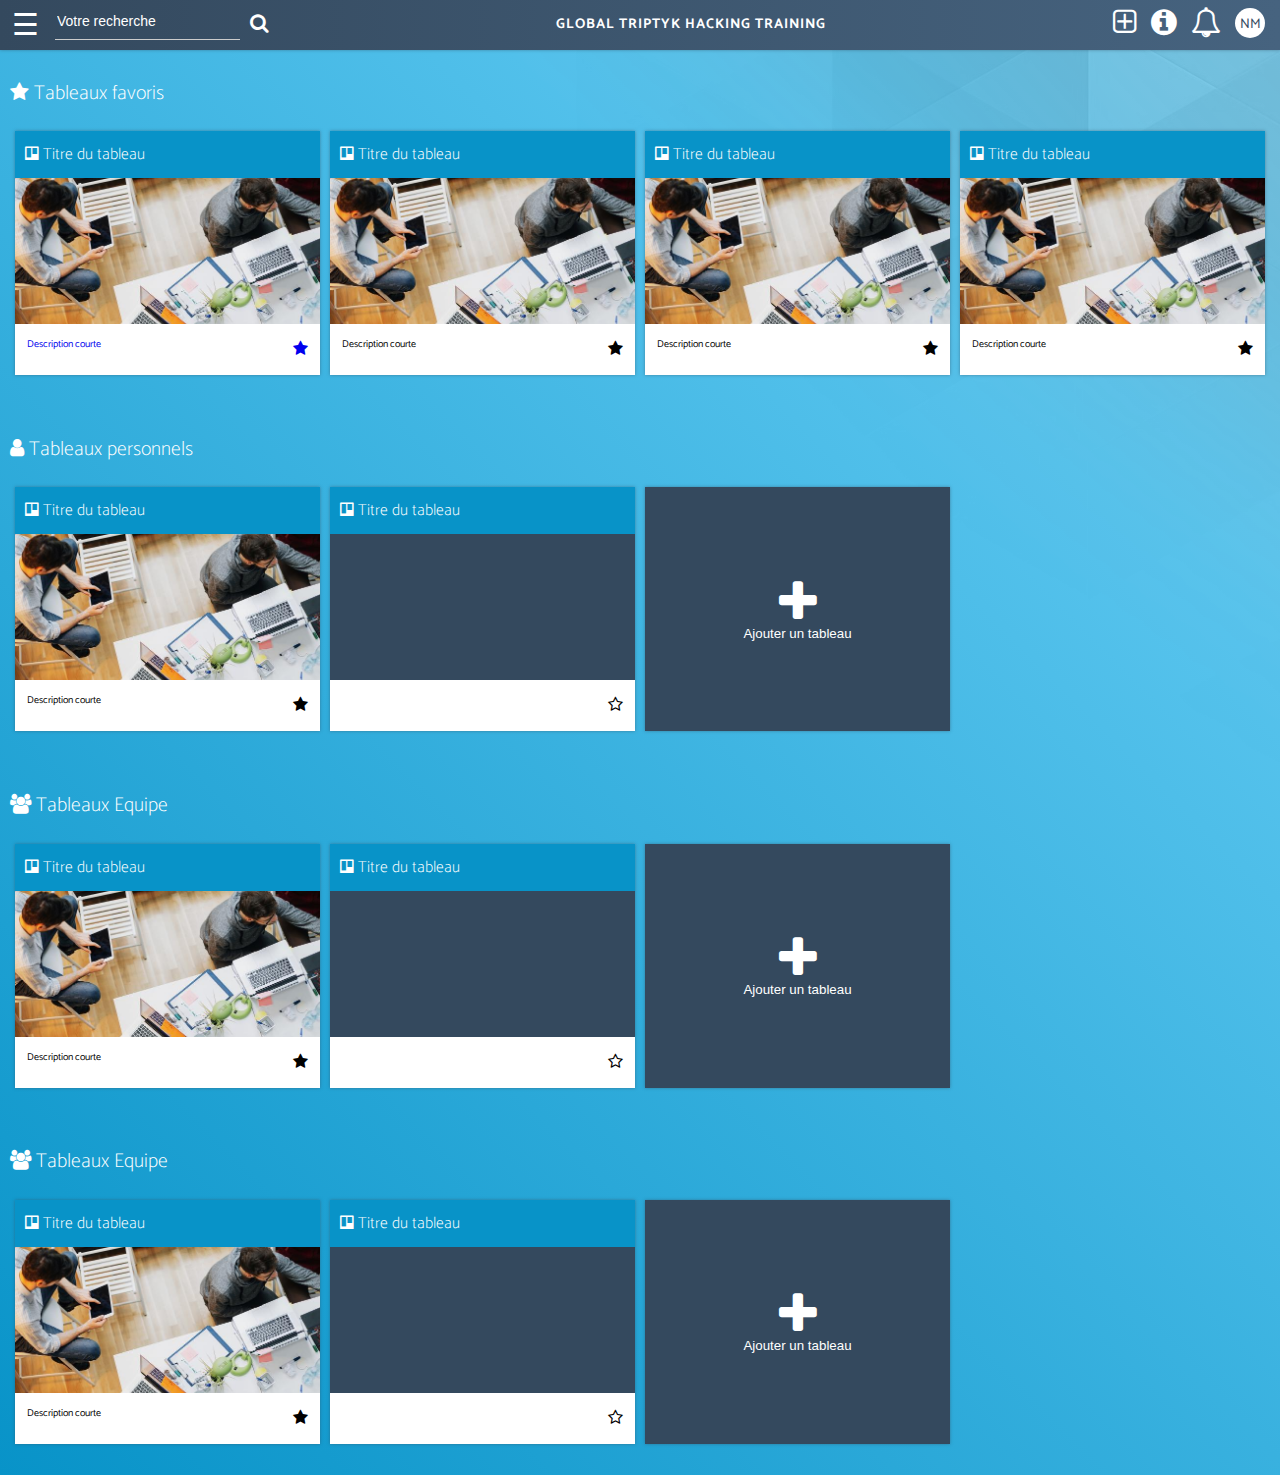
<file: index.html>
<!DOCTYPE html>
<html lang="fr">
    <head>
        <meta charset="UTF-8">
        <meta name="viewport" content="width=device-width, initial-scale=1.0">
        <meta http-equiv="X-UA-Compatible" content="ie=edge">
        <title>Board page</title>
        <link rel="stylesheet" href="assets/css/style.min.css">
        <link href="https://fonts.googleapis.com/css?family=Catamaran:100,200,300,400,500,600,700,800,900&amp;subset=latin-ext,tamil" rel="stylesheet"> 
    </head>
    <body id="index" class="index-page">
        <header>
            <nav>
                <div>
                    <div class="menu-burger">☰</div>
                    <div class="menu-bg">
                        <div class="menu-items">
                            <form class="search">
                                <label>Recherche</label>
                                <input type="search" placeholder="Rechercher des tableaux par noms">
                                <button>Rechercher</button>
                            </form>
                        </div>
                    </div>
                </div>
                <div>
                    <form class="search-inline">
                        <input type="search" placeholder="Votre recherche" />
                        <button><i class="fa fa-search"></i></button>
                    </form>
                </div>
                <div class="menu-title">
                    <h4>GLOBAL TRIPTYK HACKING TRAINING</h4>
                </div>
                <div>
                    <ul class="menu-h">
                        <li><a href="#"><i class="fa fa-plus-square-o"></i></a></li>
                        <li><a href="#"><i class="fa fa-info-circle"></i></a></li>
                        <li><a href="#"><i class="fa fa-bell-o"></i></a></li>
                        <li><a href="#"><span class="user">NM</span></a></li>
                    </ul>
                </div>
            </nav>
        </header>
        <section>
            <h2 class="board-title"><i class="fa fa-star"></i> Tableaux favoris</h2>
            <ul class="board-list">
                    <li>
                        <a href="table-detail.html">
                            <div class="table">
                                <h3><i class="fa fa-trello"></i> Titre du tableau</h3>
                                <figure>
                                    <div><img src="assets/images/working.jpg" /></div>
                                    <figcaption>Description courte <span><i class="fa fa-star"></i></span></figcaption>
                                </figure>
                            </div>
                        </a>
                    </li>
                    <li>
                        <div class="table">
                            <h3><i class="fa fa-trello"></i> Titre du tableau</h3>
                            <figure>
                                <div><img src="assets/images/working.jpg" /></div>
                                <figcaption>Description courte <span><i class="fa fa-star"></i></span></figcaption>
                            </figure>
                        </div>
                    </li>
                    <li>
                        <div class="table">
                            <h3><i class="fa fa-trello"></i> Titre du tableau</h3>
                            <figure>
                                <div><img src="assets/images/working.jpg" /></div>
                                <figcaption>Description courte <span><i class="fa fa-star"></i></span></figcaption>
                            </figure>
                        </div>
                    </li>
                    <li>
                        <div class="table">
                            <h3><i class="fa fa-trello"></i> Titre du tableau</h3>
                            <figure>
                                <div><img src="assets/images/working.jpg" /></div>
                                <figcaption>Description courte <span><i class="fa fa-star"></i></span></figcaption>
                            </figure>
                        </div>
                    </li>    
            </ul>
        </section>
        <section>
            <h2 class="board-title"><i class="fa fa-user"></i> Tableaux personnels</h2>
            <ul class="board-list">
                <li>
                    <div class="table">
                        <h3><i class="fa fa-trello"></i> Titre du tableau</h3>
                        <figure>
                            <div><img src="assets/images/working.jpg" /></div>
                            <figcaption>Description courte <span><i class="fa fa-star"></i></span></figcaption>
                        </figure>
                    </div>
                </li>
                <li>
                    <div class="table">
                        <h3><i class="fa fa-trello"></i> Titre du tableau</h3>
                        <figure>
                            <div></div>
                            <figcaption> <span><i class="fa fa-star-o"></i></span></figcaption>
                        </figure>
                    </div>
                </li>
                <li>
                    <div class="table empty">
                        <button><i class="fa fa-plus"></i><br />Ajouter un tableau</button>
                    </div>
                </li>
            </ul>
        </section>
        <section>
            <h2 class="board-title"><i class="fa fa-users"></i> Tableaux Equipe</h2>
            <ul class="board-list">
                    <li>
                        <div class="table">
                            <h3><i class="fa fa-trello"></i> Titre du tableau</h3>
                            <figure>
                                <div><img src="assets/images/working.jpg" /></div>
                                <figcaption>Description courte <span><i class="fa fa-star"></i></span></figcaption>
                            </figure>
                        </div>
                    </li>
                    <li>
                        <div class="table">
                            <h3><i class="fa fa-trello"></i> Titre du tableau</h3>
                            <figure>
                                <div></div>
                                <figcaption> <span><i class="fa fa-star-o"></i></span></figcaption>
                            </figure>
                        </div>
                    </li>
                    <li>
                        <div class="table empty">
                            <button><i class="fa fa-plus"></i><br />Ajouter un tableau</button>
                        </div>
                    </li>
                </ul>
        </section>
        <section>
                <h2 class="board-title"><i class="fa fa-users"></i> Tableaux Equipe</h2>
                <ul class="board-list">
                        <li>
                            <div class="table">
                                <h3><i class="fa fa-trello"></i> Titre du tableau</h3>
                                <figure>
                                    <div><img src="assets/images/working.jpg" /></div>
                                    <figcaption>Description courte <span><i class="fa fa-star"></i></span></figcaption>
                                </figure>
                            </div>
                        </li>
                        <li>
                            <div class="table">
                                <h3><i class="fa fa-trello"></i> Titre du tableau</h3>
                                <figure>
                                    <div></div>
                                    <figcaption> <span><i class="fa fa-star-o"></i></span></figcaption>
                                </figure>
                            </div>
                        </li>
                        <li>
                            <div class="table empty">
                                <button><i class="fa fa-plus"></i><br />Ajouter un tableau</button>
                            </div>
                        </li>
                    </ul>
            </section>
        
    <script src="https://ajax.googleapis.com/ajax/libs/jquery/3.2.1/jquery.min.js"></script>
    <script src="assets/js/jquery.flot.min.js"></script>
    <script src="https://www.w3schools.com/lib/w3.js"></script>
    <script src="assets/js/function.js"></script>
    </body>
</html>
</file>
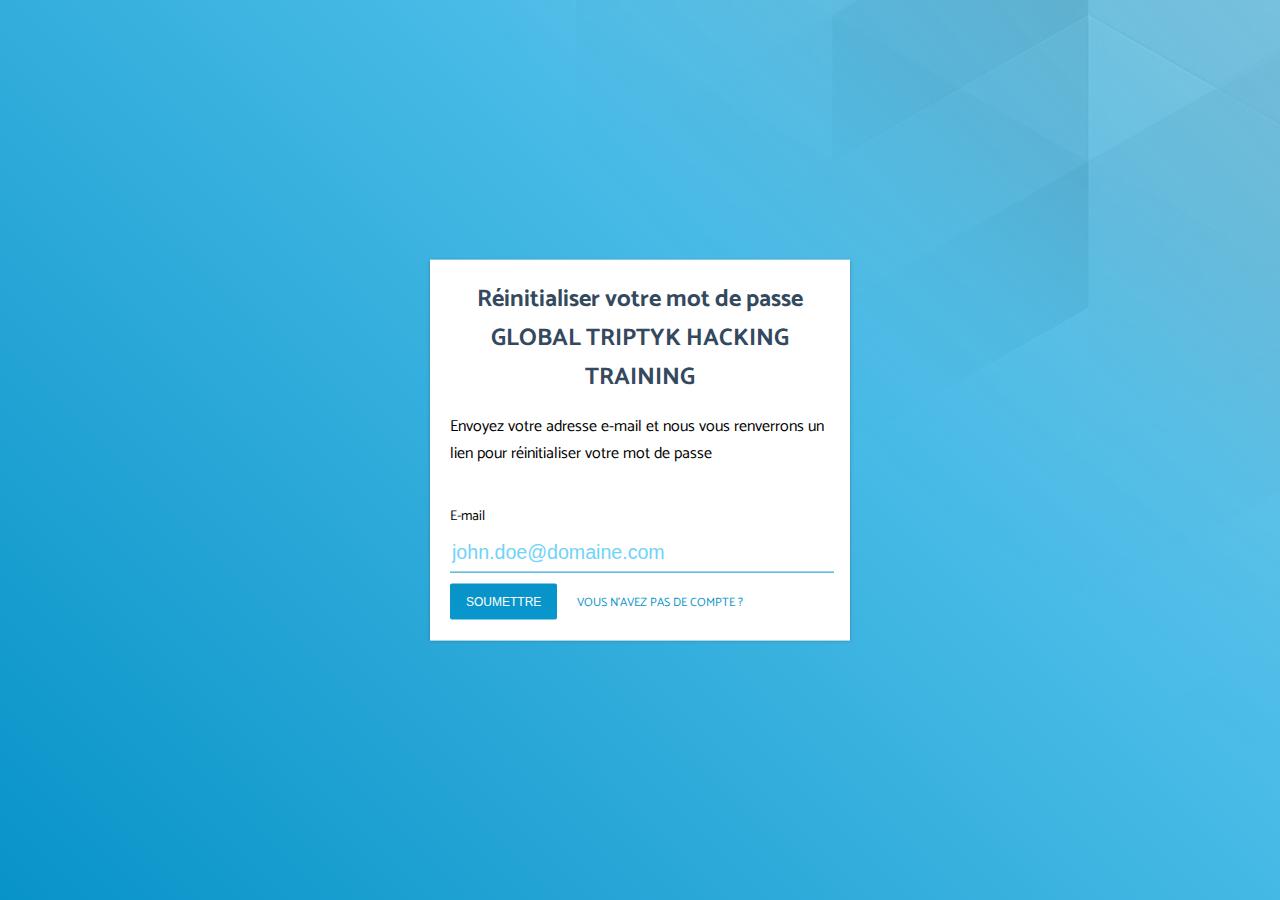
<file: forgot-password.html>
<!DOCTYPE html>
<html lang="fr">
<head>
    <meta charset="UTF-8">
    <meta name="viewport" content="width=device-width, initial-scale=1.0">
    <meta http-equiv="X-UA-Compatible" content="ie=edge">
    <title>GLOBAL TRIPTYK HACKING TRAINING | Forgot password page</title>
    <link rel="stylesheet" href="assets/css/style.min.css">
    <link href="https://fonts.googleapis.com/css?family=Catamaran:100,200,300,400,500,600,700,800,900&amp;subset=latin-ext,tamil" rel="stylesheet"> 
</head>
<body id="forgot-password" class="forgot-password-page">
        <form class="formWhite forgot-password">
            <h2>Réinitialiser votre mot de passe <br /> GLOBAL TRIPTYK HACKING TRAINING </h2>
            <p>Envoyez votre adresse e-mail et nous vous renverrons un lien pour réinitialiser votre mot de passe </p>
            <label>E-mail</label>
            <input type="name" placeholder="john.doe@domaine.com">
            <button>Soumettre</button>
            <a href="inscription.html">Vous n'avez pas de compte ?</a>
        </form>
</body>
</html>
</file>
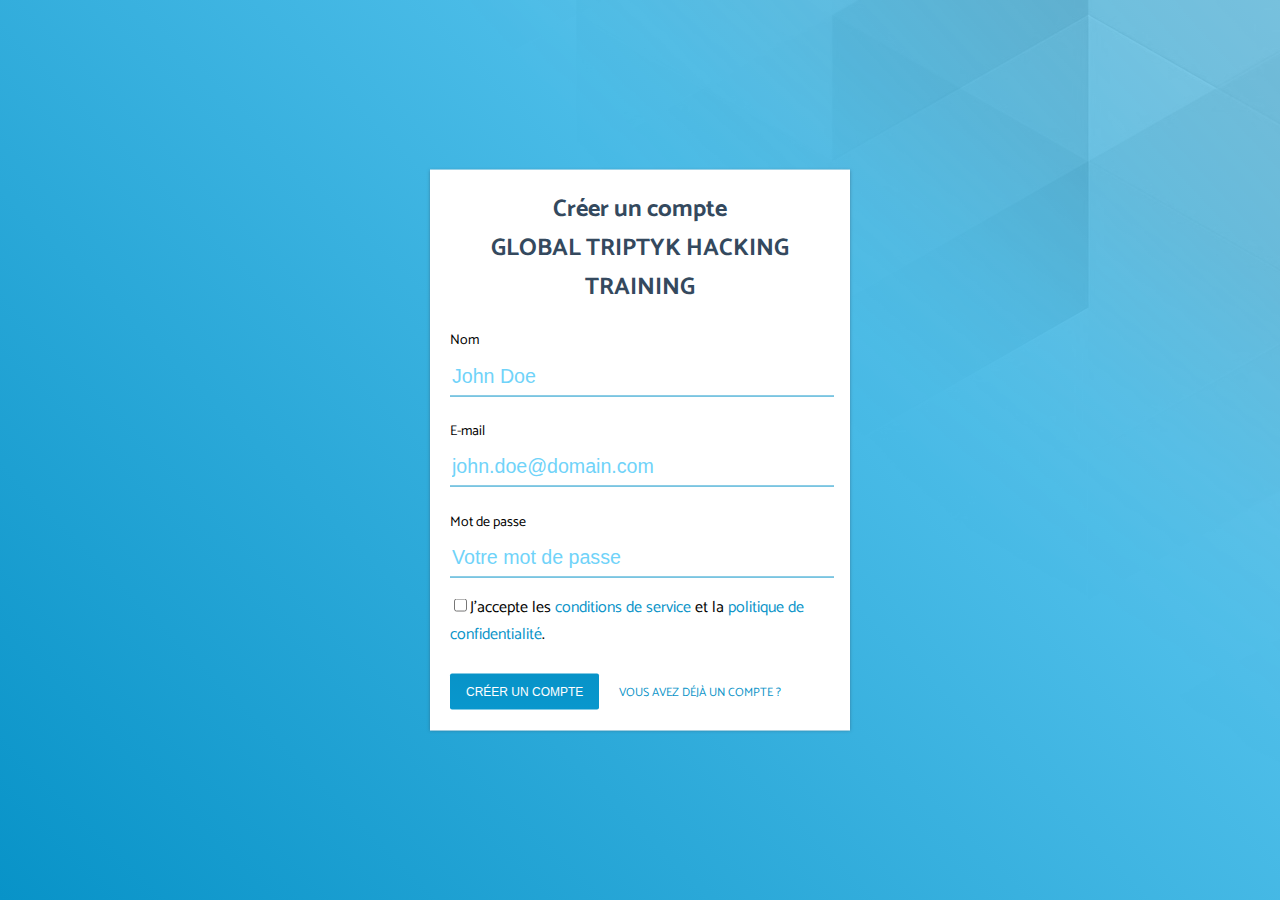
<file: inscription.html>
<!DOCTYPE html>
<html lang="fr">
<head>
    <meta charset="UTF-8">
    <meta name="viewport" content="width=device-width, initial-scale=1.0">
    <meta http-equiv="X-UA-Compatible" content="ie=edge">
    <title>GLOBAL TRIPTYK HACKING TRAINING | Inscription page</title>
    <link rel="stylesheet" href="assets/css/style.min.css">
    <link href="https://fonts.googleapis.com/css?family=Catamaran:100,200,300,400,500,600,700,800,900&amp;subset=latin-ext,tamil" rel="stylesheet"> 
</head>
<body id="login" class="login-page">
        <form class="formWhite login">
            <h2>Créer un compte <br /> GLOBAL TRIPTYK HACKING TRAINING </h2>
            <label>Nom</label>
            <input type="name" placeholder="John Doe">
            <label>E-mail</label>
            <input type="email" placeholder="john.doe@domain.com">
            <label>Mot de passe</label>
            <input type="password" placeholder="Votre mot de passe">
            <p><input type="checkbox">J'accepte les <a href="#">conditions de service</a> et la <a href="#">politique de confidentialité</a>.</p>
            <button>Créer un compte</button>
            <a href="login.html">Vous avez déjà un compte ?</a>
        </form>
</body>
</html>
</file>
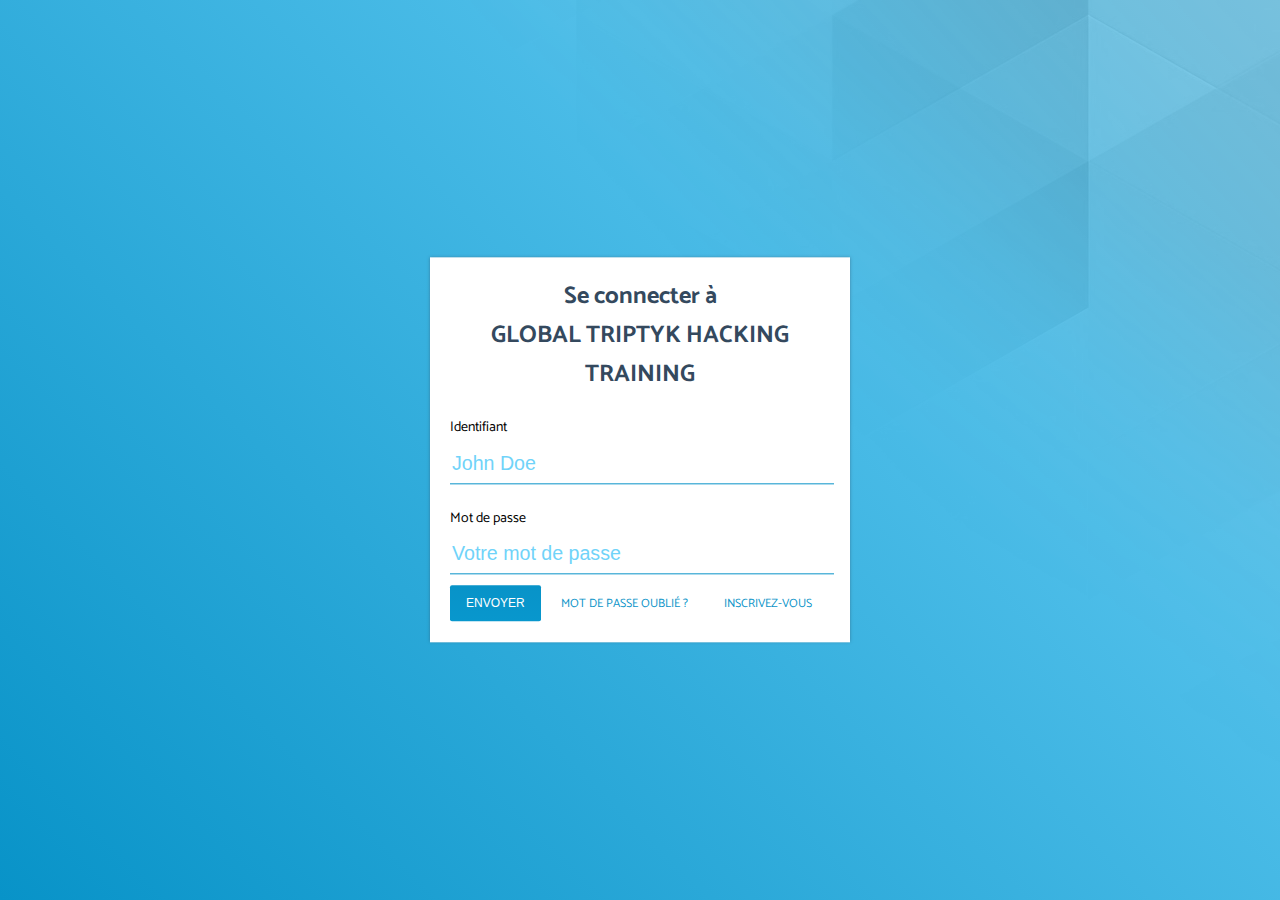
<file: login.html>
<!DOCTYPE html>
<html lang="fr">
<head>
    <meta charset="UTF-8">
    <meta name="viewport" content="width=device-width, initial-scale=1.0">
    <meta http-equiv="X-UA-Compatible" content="ie=edge">
    <title>GLOBAL TRIPTYK HACKING TRAINING | Login page</title>
    <link rel="stylesheet" href="assets/css/style.min.css">
    <link href="https://fonts.googleapis.com/css?family=Catamaran:100,200,300,400,500,600,700,800,900&amp;subset=latin-ext,tamil" rel="stylesheet"> 
</head>
<body id="login" class="login-page">
        <form class="formWhite login">
            <h2>Se connecter à <br /> GLOBAL TRIPTYK HACKING TRAINING </h2>
            <label>Identifiant</label>
            <input type="name" placeholder="John Doe">
            <label>Mot de passe</label>
            <input type="password" placeholder="Votre mot de passe">
            <button>Envoyer</button>
            <a href="forgot-password.html">Mot de passe oublié ?</a>
            <a href="inscription.html">Inscrivez-vous</a>
        </form>
</body>
</html>
</file>
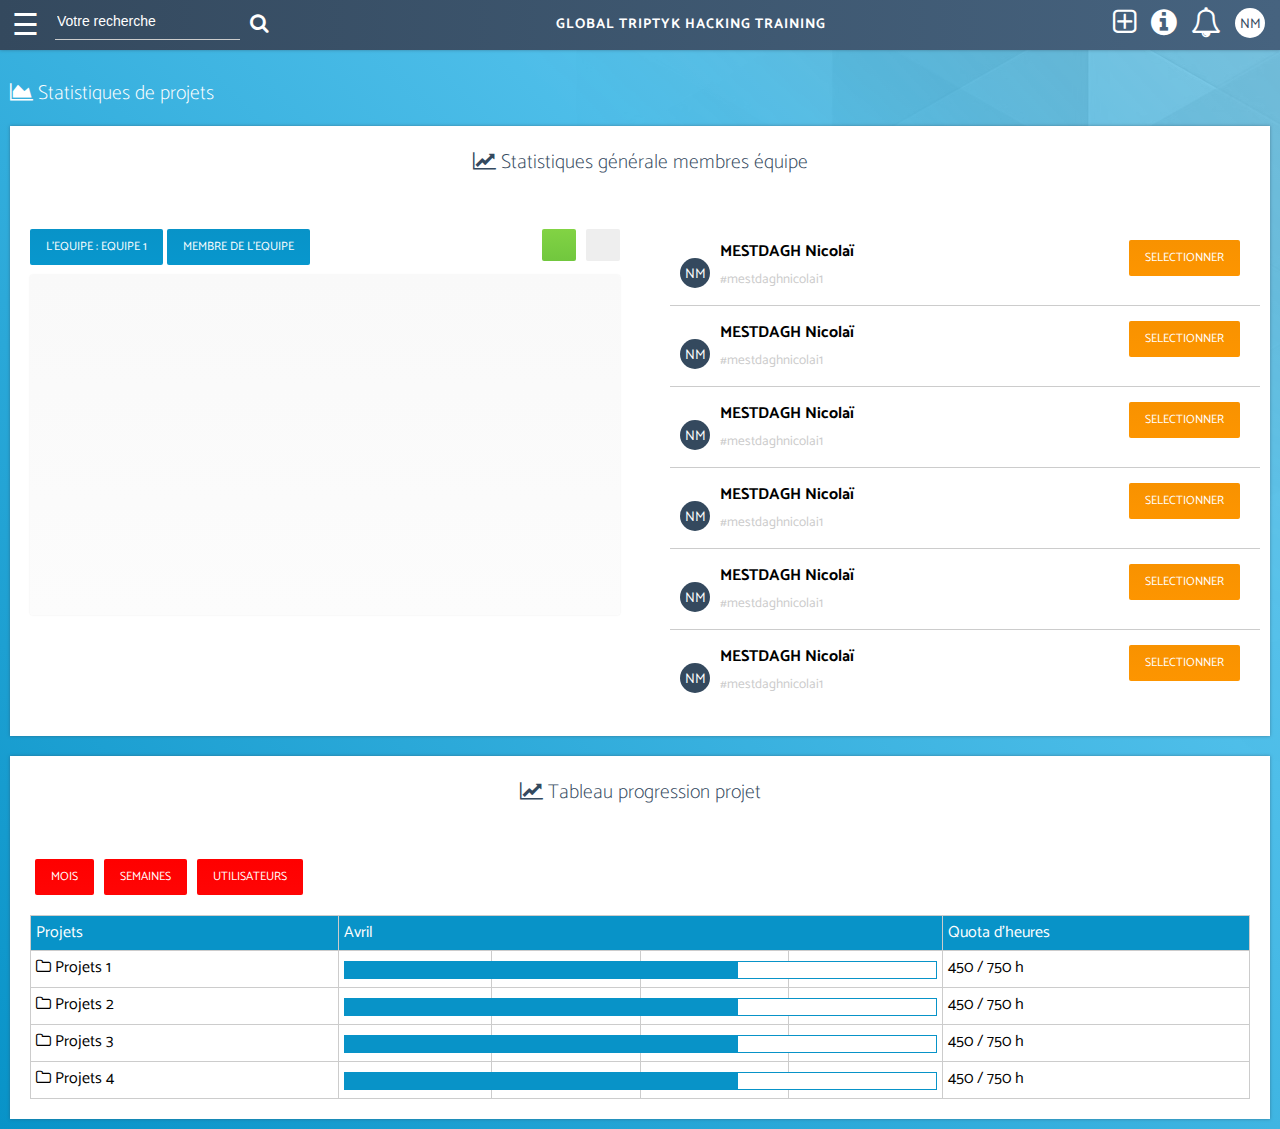
<file: statistic.html>
<!DOCTYPE html>
<html lang="fr">
<head>
    <meta charset="UTF-8">
    <meta name="viewport" content="width=device-width, initial-scale=1.0">
    <meta http-equiv="X-UA-Compatible" content="ie=edge">
    <title>GLOBAL TRIPTYK HACKING TRAINING | Statistic page</title>
    <link rel="stylesheet" href="assets/css/style.min.css">
    <link href="https://fonts.googleapis.com/css?family=Catamaran:100,200,300,400,500,600,700,800,900&amp;subset=latin-ext,tamil" rel="stylesheet"> 
</head>
<body id="statistic" class="statistic-page">
        <header>
            <nav>
                <div>
                    <div class="menu-burger">☰</div>
                    <div class="menu-bg">
                        <div class="menu-items">
                            <form class="search">
                                <label>Recherche</label>
                                <input type="search" placeholder="Rechercher des tableaux par noms">
                                <button>Rechercher</button>
                            </form>
                        </div>
                    </div>
                </div>
                <div>
                    <form class="search-inline">
                        <input type="search" placeholder="Votre recherche" />
                        <button><i class="fa fa-search"></i></button>
                    </form>
                </div>
                <div class="menu-title">
                    <h4>GLOBAL TRIPTYK HACKING TRAINING</h4>
                </div>
                <div>
                    <ul class="menu-h">
                        <li><a href="#"><i class="fa fa-plus-square-o"></i></a></li>
                        <li><a href="#"><i class="fa fa-info-circle"></i></a></li>
                        <li><a href="#"><i class="fa fa-bell-o"></i></a></li>
                        <li><a href="#"><span class="user">NM</span></a></li>
                    </ul>
                </div>
            </nav>
        </header>
        <section>
            <h2 class="board-title"><i class="fa fa-area-chart"></i> Statistiques de projets</h2>
            <div class="content">
                <h2><i class="fa fa-line-chart"></i> Statistiques générale membres équipe</h2>
                <div class="content-item">
                    <div id="graph-wrapper" class="graph">
                        <div class="graph-info">
                            <a href="javascript:void(0)" class="visitors">L'equipe : equipe 1</a>
                            <a href="javascript:void(0)" class="returning">Membre de l'equipe</a>
                    
                            <a href="#" id="bars"><span></span></a>
                            <a href="#" id="lines" class="active"><span></span></a>
                        </div>
                        <div class="graph-container">
                            <div id="graph-lines"></div>
                            <div id="graph-bars"></div>
                        </div>
                    </div>
                    <div>
                        <ul class="users-list">  
                            <li>
                                <div class="users-items">
                                    <div><span class="user">NM</span><h4><span>Mestdagh</span> Nicolaï <br /><small>#mestdaghnicolai1</small></h4></div>
                                    <div>
                                        <a href="#">Selectionner</a>
                                    </div>
                                </div>
                            </li>
                            <li>
                                <div class="users-items">
                                    <div><span class="user">NM</span><h4><span>Mestdagh</span> Nicolaï <br /><small>#mestdaghnicolai1</small></h4></div>
                                    <div>
                                        <a href="#">Selectionner</a>
                                    </div>
                                </div>
                            </li>
                            <li>
                                <div class="users-items">
                                    <div><span class="user">NM</span><h4><span>Mestdagh</span> Nicolaï <br /><small>#mestdaghnicolai1</small></h4></div>
                                    <div>
                                        <a href="#">Selectionner</a>
                                    </div>
                                </div>
                            </li>
                            <li>
                                <div class="users-items">
                                    <div><span class="user">NM</span><h4><span>Mestdagh</span> Nicolaï <br /><small>#mestdaghnicolai1</small></h4></div>
                                    <div> 
                                        <a href="#">Selectionner</a>
                                    </div>
                                </div>
                            </li>
                            <li>
                                <div class="users-items">
                                    <div><span class="user">NM</span><h4><span>Mestdagh</span> Nicolaï <br /><small>#mestdaghnicolai1</small></h4></div>
                                    <div>
                                        <a href="#">Selectionner</a>
                                    </div>
                                </div>
                            </li>
                            <li>
                                <div class="users-items">
                                    <div><span class="user">NM</span><h4><span>Mestdagh</span> Nicolaï <br /><small>#mestdaghnicolai1</small></h4></div>
                                    <div>   
                                        <a href="#">Selectionner</a>
                                    </div>
                                </div>
                            </li>
                        </ul>
                    </div>
                </div>
            </div>    
        </section>
        <section>
                <div class="content">
                    <h2><i class="fa fa-line-chart"></i> Tableau progression projet</h2>
                    <div class="content-item">
                        <div class="table-stat">
                            <!--<form></form>-->
                            <ul class="inline-list">
                                <li><a href="#">Mois</a></li>
                                <li><a href="#">Semaines</a></li>
                                <li><a href="#">Utilisateurs</a></li>
                            </ul>
                            <div>
                                <ul>
                                    <li>
                                        <div>Projets</div>
                                        <div>Avril</div>
                                        <div>Quota d'heures</div>
                                    </li>
                                    <li>
                                        <div><i class="fa fa-folder-o"></i> Projets 1</div>
                                        <div class="stat-time">
                                            <div class="time-bg">
                                                <div></div>
                                                <div></div>
                                                <div></div>
                                                <div></div>
                                            </div>
                                            <div class="time-project">
                                                <div class="progress"></div>
                                            </div>
                                        </div>
                                        <div>450 / 750 h</div>
                                    </li>
                                    <li>
                                        <div><i class="fa fa-folder-o"></i> Projets 2</div>
                                        <div class="stat-time">
                                            <div class="time-bg">
                                                <div></div>
                                                <div></div>
                                                <div></div>
                                                <div></div>
                                            </div>
                                            <div class="time-project">
                                                <div class="progress"></div>
                                            </div>
                                        </div>
                                        <div>450 / 750 h</div>
                                    </li>
                                    <li>
                                        <div><i class="fa fa-folder-o"></i> Projets 3</div>
                                        <div class="stat-time">
                                            <div class="time-bg">
                                                <div></div>
                                                <div></div>
                                                <div></div>
                                                <div></div>
                                            </div>
                                            <div class="time-project">
                                                <div class="progress"></div>
                                            </div>
                                        </div>
                                        <div>450 / 750 h</div>
                                    </li>
                                    <li>
                                        <div><i class="fa fa-folder-o"></i> Projets 4</div>
                                        <div class="stat-time">
                                            <div class="time-bg">
                                                <div></div>
                                                <div></div>
                                                <div></div>
                                                <div></div>
                                            </div>
                                            <div class="time-project">
                                                <div class="progress"></div>
                                            </div>
                                        </div>
                                        <div>450 / 750 h</div>
                                    </li>
                                </ul>
                            </div>
                        </div>
                    </div>
                </div>
        </section>
        <script src="https://ajax.googleapis.com/ajax/libs/jquery/3.2.1/jquery.min.js"></script>
        <script src="assets/js/jquery.flot.min.js"></script>
        <script src="assets/js/function.js"></script>
    </body>
</html>
</file>
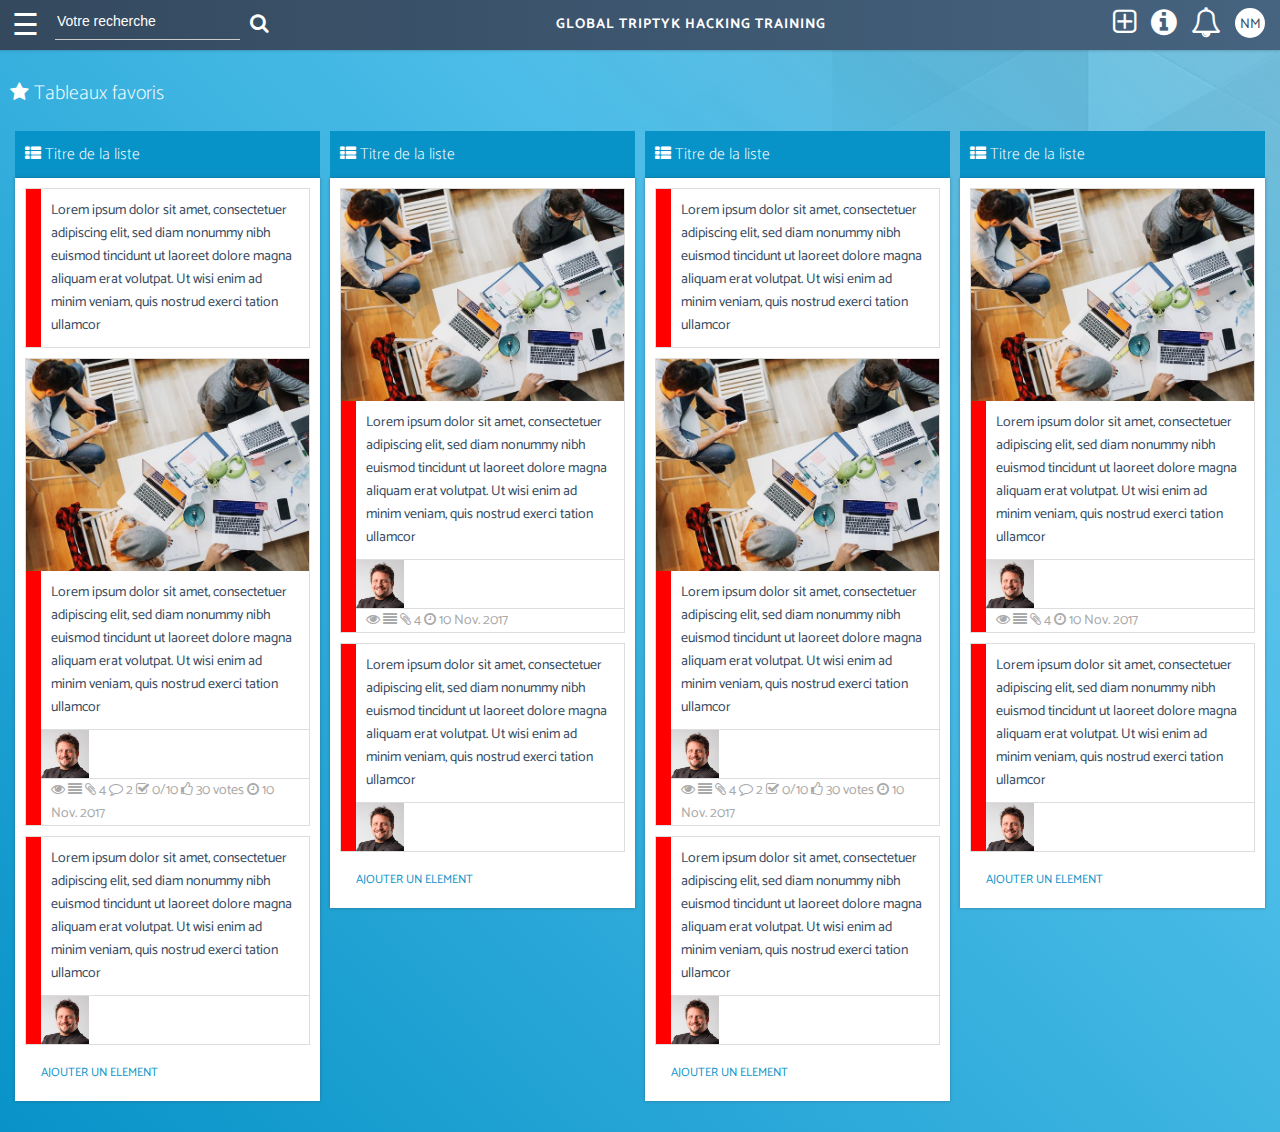
<file: table-detail.html>
<!DOCTYPE html>
<html lang="fr">
<head>
    <meta charset="UTF-8">
    <meta name="viewport" content="width=device-width, initial-scale=1.0">
    <meta http-equiv="X-UA-Compatible" content="ie=edge">
    <title>GLOBAL TRIPTYK HACKING TRAINING | Table detail page</title>
    <link rel="stylesheet" href="assets/css/style.min.css">
    <link href="https://fonts.googleapis.com/css?family=Catamaran:100,200,300,400,500,600,700,800,900&amp;subset=latin-ext,tamil" rel="stylesheet"> 
</head>
<body id="table-detail" class="table-detail-page">
        <header>
            <nav>
                <div>
                    <div class="menu-burger">☰</div>
                    <div class="menu-bg">
                        <div class="menu-items">
                            <form class="search">
                                <label>Recherche</label>
                                <input type="search" placeholder="Rechercher des tableaux par noms">
                                <button>Rechercher</button>
                            </form>
                        </div>
                    </div>
                </div>
                <div>
                    <form class="search-inline">
                        <input type="search" placeholder="Votre recherche" />
                        <button><i class="fa fa-search"></i></button>
                    </form>
                </div>
                <div class="menu-title">
                    <h4>GLOBAL TRIPTYK HACKING TRAINING</h4>
                </div>
                <div>
                    <ul class="menu-h">
                        <li><a href="#"><i class="fa fa-plus-square-o"></i></a></li>
                        <li><a href="#"><i class="fa fa-info-circle"></i></a></li>
                        <li><a href="#"><i class="fa fa-bell-o"></i></a></li>
                        <li><a href="#"><span class="user">NM</span></a></li>
                    </ul>
                </div>
            </nav>
        </header>
        <section>
            <h2 class="board-title"><i class="fa fa-star"></i> Tableaux favoris</h2>
            <ul class="board-list">
                <li>
                    <h3><i class="fa fa-th-list"></i> Titre de la liste</h3>
                    <ul class="table-list">
                        <li>
                            <div class="color-list"></div>
                            <div class="content-list">
                                <p>Lorem ipsum dolor sit amet, consectetuer adipiscing elit, sed diam nonummy nibh euismod tincidunt ut laoreet dolore magna aliquam erat volutpat. Ut wisi enim ad minim veniam, quis nostrud exerci tation ullamcor</p>
                            </div>
                        </li>
                        <li>
                            <div class="color-list"></div>
                            <div class="content-list">
                                    <img src="assets/images/working.jpg" />
                                    <p>Lorem ipsum dolor sit amet, consectetuer adipiscing elit, sed diam nonummy nibh euismod tincidunt ut laoreet dolore magna aliquam erat volutpat. Ut wisi enim ad minim veniam, quis nostrud exerci tation ullamcor</p>
                                    <ul class="members">

                                            <li><img src="assets/images/members/johndoe.jpg" /></li>

                                    </ul>
                                    <div class="attributes-list">
                                        <a href="#"><i class="fa fa-eye"></i></a>
                                        <a href="#"><i class="fa fa-align-justify"></i></a>
                                        <a href="#"><i class="fa fa-paperclip"></i> 4</a>
                                        <a href="#"><i class="fa fa-comment-o"></i> 2</a>
                                        <a href="#"><i class="fa fa-check-square-o"></i> 0/10</a>
                                        <a href="#"><i class="fa fa-thumbs-o-up"></i> 30 votes</a>
                                        <a href="#"><i class="fa fa-clock-o"></i> 10 Nov. 2017</a>
                                    </div>
                            </div>
                        </li>
                        <li>
                            <div class="color-list"></div>
                            <div class="content-list">
                                    <p>Lorem ipsum dolor sit amet, consectetuer adipiscing elit, sed diam nonummy nibh euismod tincidunt ut laoreet dolore magna aliquam erat volutpat. Ut wisi enim ad minim veniam, quis nostrud exerci tation ullamcor</p>
                                    <ul class="members">

                                            <li><img src="assets/images/members/johndoe.jpg" /></li>

                                    </ul>
                                   
                            </div>
                        </li>   
                        <li><a>Ajouter un element</a></li>
                    </ul>
                </li>
                <li>
                    <h3><i class="fa fa-th-list"></i> Titre de la liste</h3>
                    <ul class="table-list">
                        <li>
                            <div class="color-list"></div>
                            <div class="content-list">
                                    <img src="assets/images/working.jpg" />
                                    <p>Lorem ipsum dolor sit amet, consectetuer adipiscing elit, sed diam nonummy nibh euismod tincidunt ut laoreet dolore magna aliquam erat volutpat. Ut wisi enim ad minim veniam, quis nostrud exerci tation ullamcor</p>
                                    <ul class="members">

                                            <li><img src="assets/images/members/johndoe.jpg" /></li>

                                    </ul>
                                    <div class="attributes-list">
                                        <a href="#"><i class="fa fa-eye"></i></a>
                                        <a href="#"><i class="fa fa-align-justify"></i></a>
                                        <a href="#"><i class="fa fa-paperclip"></i> 4</a>
                                        <a href="#"><i class="fa fa-clock-o"></i> 10 Nov. 2017</a>
                                    </div>
                            </div>
                        </li>
                        <li>
                            <div class="color-list"></div>
                            <div class="content-list">
                                    <p>Lorem ipsum dolor sit amet, consectetuer adipiscing elit, sed diam nonummy nibh euismod tincidunt ut laoreet dolore magna aliquam erat volutpat. Ut wisi enim ad minim veniam, quis nostrud exerci tation ullamcor</p>
                                    <ul class="members">

                                            <li><img src="assets/images/members/johndoe.jpg" /></li>

                                    </ul>
                                    
                            </div>
                        </li>   
                        <li><a>Ajouter un element</a></li>
                    </ul>
                </li>
                <li>
                        <h3><i class="fa fa-th-list"></i> Titre de la liste</h3>
                        <ul class="table-list">
                            <li>
                                <div class="color-list"></div>
                                <div class="content-list">
                                    <p>Lorem ipsum dolor sit amet, consectetuer adipiscing elit, sed diam nonummy nibh euismod tincidunt ut laoreet dolore magna aliquam erat volutpat. Ut wisi enim ad minim veniam, quis nostrud exerci tation ullamcor</p>
                                </div>
                            </li>
                            <li>
                                <div class="color-list"></div>
                                <div class="content-list">
                                        <img src="assets/images/working.jpg" />
                                        <p>Lorem ipsum dolor sit amet, consectetuer adipiscing elit, sed diam nonummy nibh euismod tincidunt ut laoreet dolore magna aliquam erat volutpat. Ut wisi enim ad minim veniam, quis nostrud exerci tation ullamcor</p>
                                        <ul class="members">
    
                                                <li><img src="assets/images/members/johndoe.jpg" /></li>
    
                                        </ul>
                                        <div class="attributes-list">
                                            <a href="#"><i class="fa fa-eye"></i></a>
                                            <a href="#"><i class="fa fa-align-justify"></i></a>
                                            <a href="#"><i class="fa fa-paperclip"></i> 4</a>
                                            <a href="#"><i class="fa fa-comment-o"></i> 2</a>
                                            <a href="#"><i class="fa fa-check-square-o"></i> 0/10</a>
                                            <a href="#"><i class="fa fa-thumbs-o-up"></i> 30 votes</a>
                                            <a href="#"><i class="fa fa-clock-o"></i> 10 Nov. 2017</a>
                                        </div>
                                </div>
                            </li>
                            <li>
                                <div class="color-list"></div>
                                <div class="content-list">
                                        <p>Lorem ipsum dolor sit amet, consectetuer adipiscing elit, sed diam nonummy nibh euismod tincidunt ut laoreet dolore magna aliquam erat volutpat. Ut wisi enim ad minim veniam, quis nostrud exerci tation ullamcor</p>
                                        <ul class="members">
    
                                                <li><img src="assets/images/members/johndoe.jpg" /></li>
    
                                        </ul>
                                       
                                </div>
                            </li>   
                            <li><a>Ajouter un element</a></li>
                        </ul>
                    </li>
                    <li>
                        <h3><i class="fa fa-th-list"></i> Titre de la liste</h3>
                        <ul class="table-list">
                            <li>
                                <div class="color-list"></div>
                                <div class="content-list">
                                        <img src="assets/images/working.jpg" />
                                        <p>Lorem ipsum dolor sit amet, consectetuer adipiscing elit, sed diam nonummy nibh euismod tincidunt ut laoreet dolore magna aliquam erat volutpat. Ut wisi enim ad minim veniam, quis nostrud exerci tation ullamcor</p>
                                        <ul class="members">
    
                                                <li><img src="assets/images/members/johndoe.jpg" /></li>
    
                                        </ul>
                                        <div class="attributes-list">
                                            <a href="#"><i class="fa fa-eye"></i></a>
                                            <a href="#"><i class="fa fa-align-justify"></i></a>
                                            <a href="#"><i class="fa fa-paperclip"></i> 4</a>
                                            <a href="#"><i class="fa fa-clock-o"></i> 10 Nov. 2017</a>
                                        </div>
                                </div>
                            </li>
                            <li>
                                <div class="color-list"></div>
                                <div class="content-list">
                                        <p>Lorem ipsum dolor sit amet, consectetuer adipiscing elit, sed diam nonummy nibh euismod tincidunt ut laoreet dolore magna aliquam erat volutpat. Ut wisi enim ad minim veniam, quis nostrud exerci tation ullamcor</p>
                                        <ul class="members">
    
                                                <li><img src="assets/images/members/johndoe.jpg" /></li>
    
                                        </ul>
                                        
                                </div>
                            </li>   
                            <li><a>Ajouter un element</a></li>
                        </ul>
                    </li>
            </ul>
           
        </section>
        <script src="https://ajax.googleapis.com/ajax/libs/jquery/3.2.1/jquery.min.js"></script>
        <script src="assets/js/function.js"></script>
</body>
</html>
</file>
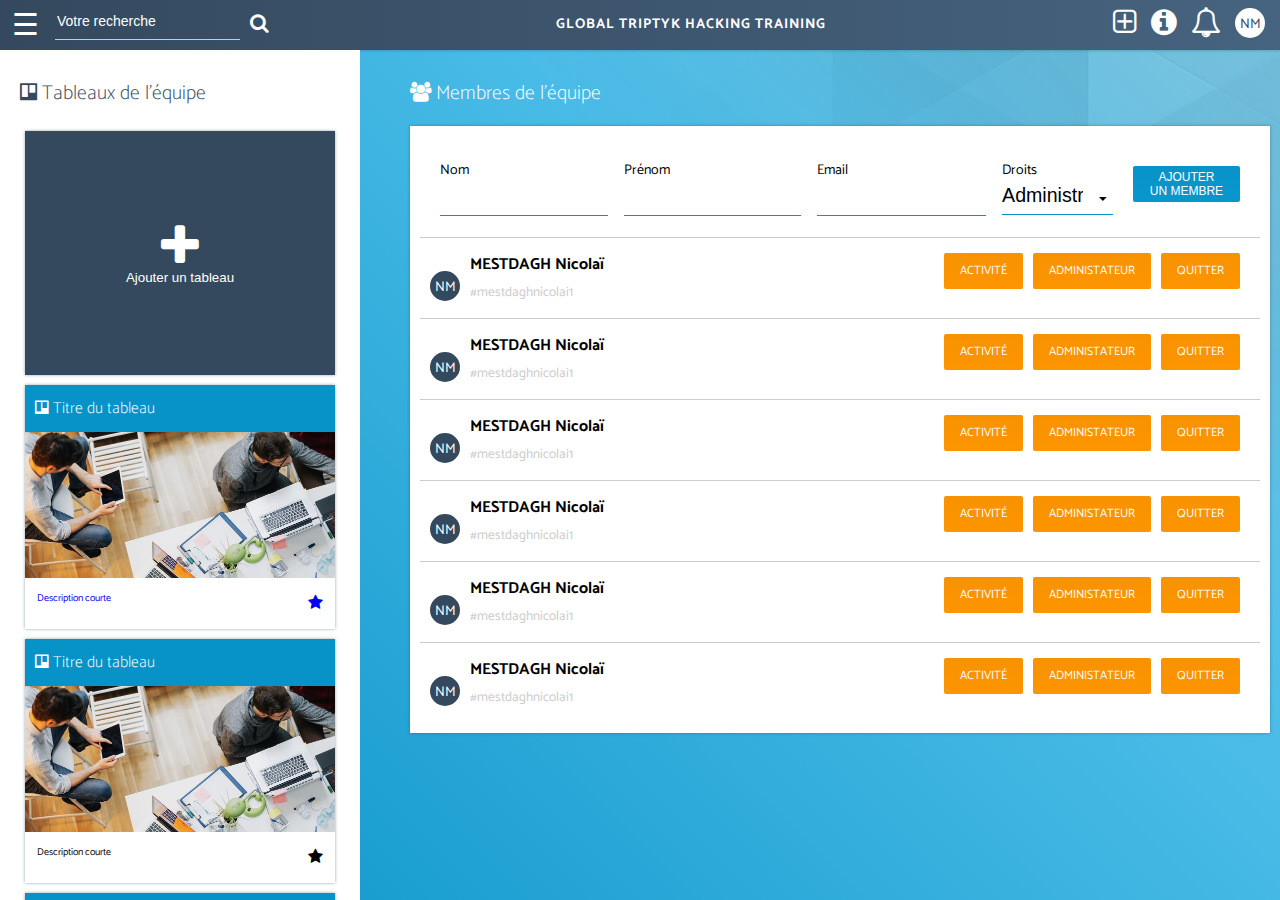
<file: team.html>
<!DOCTYPE html>
<html lang="fr">
    <head>
        <meta charset="UTF-8">
        <meta name="viewport" content="width=device-width, initial-scale=1.0">
        <meta http-equiv="X-UA-Compatible" content="ie=edge">
        <title>GLOBAL TRIPTYK HACKING TRAINING | Team Page</title>
        <link rel="stylesheet" href="assets/css/style.min.css">
        <link href="https://fonts.googleapis.com/css?family=Catamaran:100,200,300,400,500,600,700,800,900&amp;subset=latin-ext,tamil" rel="stylesheet"> 
    </head>
    <body id="team" class="team-page">
        <header>
            <nav>
                <div>
                    <div class="menu-burger">☰</div>
                    <div class="menu-bg">
                        <div class="menu-items">
                            <form class="search">
                                <label>Recherche</label>
                                <input type="search" placeholder="Rechercher des tableaux par noms">
                                <button>Rechercher</button>
                            </form>
                        </div>
                    </div>
                </div>
                <div>
                    <form class="search-inline">
                        <input type="search" placeholder="Votre recherche" />
                        <button><i class="fa fa-search"></i></button>
                    </form>
                </div>
                <div class="menu-title">
                    <h4>GLOBAL TRIPTYK HACKING TRAINING</h4>
                </div>
                <div>
                    <ul class="menu-h">
                        <li><a href="#"><i class="fa fa-plus-square-o"></i></a></li>
                        <li><a href="#"><i class="fa fa-info-circle"></i></a></li>
                        <li><a href="#"><i class="fa fa-bell-o"></i></a></li>
                        <li><a href="#"><span class="user">NM</span></a></li>
                    </ul>
                </div>
            </nav>
        </header>
<div class="sidebar-left">
        <section>
            <h2 class="board-title"><i class="fa fa-users"></i> Membres de l'équipe</h2>
            <div class="content">
                <ul class="users-list">
                    <li>
                        <form class="add-user-member">
                            <div>
                                <label>Nom</label>
                                <input type="name" />
                            </div>
                            <div>
                                <label>Prénom</label>
                                <input type="name" />
                            </div>
                            <div>
                                <label>Email</label>
                                <input type="email" />
                            </div>
                            <div>
                                    <label>Droits</label>
                                <select>
                                    <option>Administrateur</option>
                                    <option>Membre</option>
                                </select> 
                            </div>
                            <button>Ajouter un membre</button>
                        </form>
                    </li>
                    <li>
                        <div class="users-items">
                            <div><span class="user">NM</span><h4><span>Mestdagh</span> Nicolaï <br /><small>#mestdaghnicolai1</small></h4></div>
                            <div>
                                <a href="#">Activité</a>
                                <a href="#">Administateur</a>
                                <a href="#">Quitter</a>
                            </div>
                        </div>
                    </li>
                    <li>
                        <div class="users-items">
                            <div><span class="user">NM</span><h4><span>Mestdagh</span> Nicolaï <br /><small>#mestdaghnicolai1</small></h4></div>
                            <div>
                                <a href="#">Activité</a>
                                <a href="#">Administateur</a>
                                <a href="#">Quitter</a>
                            </div>
                        </div>
                    </li>
                    <li>
                        <div class="users-items">
                            <div><span class="user">NM</span><h4><span>Mestdagh</span> Nicolaï <br /><small>#mestdaghnicolai1</small></h4></div>
                            <div>
                                <a href="#">Activité</a>
                                <a href="#">Administateur</a>
                                <a href="#">Quitter</a>
                            </div>
                        </div>
                    </li>
                    <li>
                        <div class="users-items">
                            <div><span class="user">NM</span><h4><span>Mestdagh</span> Nicolaï <br /><small>#mestdaghnicolai1</small></h4></div>
                            <div>
                                <a href="#">Activité</a>
                                <a href="#">Administateur</a>
                                <a href="#">Quitter</a>
                            </div>
                        </div>
                    </li>
                    <li>
                        <div class="users-items">
                            <div><span class="user">NM</span><h4><span>Mestdagh</span> Nicolaï <br /><small>#mestdaghnicolai1</small></h4></div>
                            <div>
                                <a href="#">Activité</a>
                                <a href="#">Administateur</a>
                                <a href="#">Quitter</a>
                            </div>
                        </div>
                    </li>
                    <li>
                        <div class="users-items">
                            <div><span class="user">NM</span><h4><span>Mestdagh</span> Nicolaï <br /><small>#mestdaghnicolai1</small></h4></div>
                            <div>
                                <a href="#">Activité</a>
                                <a href="#">Administateur</a>
                                <a href="#">Quitter</a>
                            </div>
                        </div>
                    </li>
                </ul>
            </div>
        </section>
        <aside>
            <h2 class="title"><i class="fa fa-trello"></i> Tableaux de l'équipe</h2>
            <ul class="team-list">
                <li>
                    <div class="table empty">
                        <button><i class="fa fa-plus"></i><br />Ajouter un tableau</button>
                    </div>
                </li> 
                <li>
                    <a href="table-detail.html">
                        <div class="table">
                            <h3><i class="fa fa-trello"></i> Titre du tableau</h3>
                            <figure>
                                <div><img src="assets/images/working.jpg" /></div>
                                <figcaption>Description courte <span><i class="fa fa-star"></i></span></figcaption>
                            </figure>
                        </div>
                    </a>
                </li>
                <li>
                    <div class="table">
                        <h3><i class="fa fa-trello"></i> Titre du tableau</h3>
                        <figure>
                            <div><img src="assets/images/working.jpg" /></div>
                            <figcaption>Description courte <span><i class="fa fa-star"></i></span></figcaption>
                        </figure>
                    </div>
                </li>
                <li>
                    <div class="table">
                        <h3><i class="fa fa-trello"></i> Titre du tableau</h3>
                        <figure>
                            <div><img src="assets/images/working.jpg" /></div>
                            <figcaption>Description courte <span><i class="fa fa-star"></i></span></figcaption>
                        </figure>
                    </div>
                </li>
                <li>
                    <div class="table">
                        <h3><i class="fa fa-trello"></i> Titre du tableau</h3>
                        <figure>
                            <div><img src="assets/images/working.jpg" /></div>
                            <figcaption>Description courte <span><i class="fa fa-star"></i></span></figcaption>
                        </figure>
                    </div>
                </li>   
            </ul>
        </aside>
</div>
        

    <script src="https://ajax.googleapis.com/ajax/libs/jquery/3.2.1/jquery.min.js"></script>
    <script src="assets/js/function.js"></script>
    </body>
</html>
</file>
<file: assets/css/style.min.css>
﻿.list,.board-list,.team-list{list-style:none;padding:0}.list>li,.board-list>li,.team-list>li{width:100%;padding:5px;box-sizing:border-box}.board-list{display:flex;flex-wrap:wrap}@media screen and (min-width: 768px){.board-list>li{width:50%}}@media screen and (min-width: 1024px){.board-list>li{width:25%}}.sidebar-left{display:flex;align-items:flex-start}.sidebar-left>*{flex:1 100%}.sidebar-left aside{order:1;max-width:360px;width:100%;background:#ffffff;padding:10px 20px 60px 20px;padding-bottom:60px;box-sizing:border-box;overflow-y:scroll;max-height:100%;position:fixed}.sidebar-left aside::-webkit-scrollbar-track{-webkit-box-shadow:0px 0px 6px 0px rgba(0,0,0,0.3);-moz-box-shadow:0px 0px 6px 0px rgba(0,0,0,0.3);box-shadow:0px 0px 6px 0px rgba(0,0,0,0.3);background-color:#F5F5F5}.sidebar-left aside::-webkit-scrollbar{width:5px;background-color:#F5F5F5}.sidebar-left aside::-webkit-scrollbar-thumb{background-color:#34495e}.sidebar-left section{order:2;margin-left:400px}.users-list{list-style:none;padding:10px}.users-list li{padding:10px;border-bottom:1px solid #ccc}.users-list li:last-child{border-bottom:0}.users-items{display:flex;align-items:flex-start}.users-items .user{background:#34495e;color:#ffffff}.users-items>div{flex:1 100%}.users-items>div>*{display:inline-block}.users-items>div h4{margin:3px 10px}.users-items>div h4 span{text-transform:uppercase}.users-items>div h4 small{color:#ccc;font-weight:lighter}.users-items>div:last-child{display:flex;justify-content:flex-end}.users-items>div:last-child a{background:#F89200;background:-moz-linear-gradient(top, #F89200 0%, #fd9500 100%);background:-webkit-linear-gradient(top, #F89200 0%, #fd9500 100%);background:linear-gradient(to top, #fd9500 0%, #F89200 100%);filter:progid:DXImageTransform.Microsoft.gradient( startColorstr='$color', endColorstr='lighten($color, $lighten-percent)',GradientType=0 );color:#fff;border:0;text-transform:uppercase;height:36px;margin-top:9.6px;padding:0 16px;-webkit-border-radius:2px;-moz-border-radius:2px;border-radius:2px;font-size:12px;line-height:36px;margin:5px 10px 0 0}.statistic-page .content .content-item{display:flex}.statistic-page .content .content-item>div{flex:1 100%}.table-stat{padding:20px}.table-stat>div{margin-top:20px;border:1px solid #ccc;border-bottom:0}.table-stat>div ul{margin:0;padding:0}.table-stat>div ul li{display:flex}.table-stat>div ul li>div{border-bottom:1px solid #ccc;border-left:1px solid #ccc;padding:3px 5px;box-sizing:border-box;flex:2;line-height:28px}.table-stat>div ul li>div:first-child{border-left:0;flex:1}.table-stat>div ul li>div:last-child{flex:1}.table-stat>div ul li:first-child{background:#0893c8;color:#fff}.table-stat>div ul li .stat-time{padding:0 5px;position:relative}.table-stat>div ul li .stat-time .time-bg{display:flex}.table-stat>div ul li .stat-time .time-bg div{flex:1 100%;border-right:1px solid #ccc;height:36px}.table-stat>div ul li .stat-time .time-bg div:last-child{border:0}.table-stat>div ul li .stat-time .time-project{position:absolute;display:block;border:1px solid #0893c8;height:16px;top:10px;left:5px;right:5px;background:#fff}.table-stat>div ul li .stat-time .time-project .progress{background:#0893c8;width:66.66%;height:16px;position:relative}header nav{display:flex;flex-flow:row wrap}header nav .menu-title{flex-grow:2}header nav .menu-title h4{margin:0;color:#ffffff;letter-spacing:1px;line-height:50px;text-align:center;font-size:14px}.user{-webkit-border-radius:50%;-moz-border-radius:50%;border-radius:50%;background:#ffffff;height:30px;width:30px;display:inline-block;color:#34495e;font-size:14px;text-align:center;position:relative;top:-5px;line-height:34px}.search-inline{display:flex;flex-flow:row;padding:5px}.search-inline input[type="search"]{background-color:transparent;font-size:14px;border:0;padding-bottom:8px;border-bottom:1px solid #ccc;margin-bottom:1px;width:100%;flex-grow:2;padding-bottom:4px}.search-inline input[type="search"]:focus{outline:none;border-bottom:2px solid #ccc;color:#ccc;caret-color:#ccc;margin-bottom:0px}.search-inline input[type="search"]::-webkit-input-placeholder{color:#fff}.search-inline input[type="search"]::-moz-placeholder{color:#fff}.search-inline input[type="search"]:-ms-input-placeholder{color:#fff}.search-inline input[type="search"]:-moz-placeholder{color:#fff}.search-inline button{background:none;padding:0 10px;margin:0;font-size:20px;line-height:20px}.menu-h{margin:0;padding:0;padding:0 10px}.menu-h li{display:inline-block;font-size:30px}.menu-h li a{color:#ffffff;line-height:50px;padding:0 5px}.menu,.menu-bg,.menu-burger{position:relative;width:50px;height:50px;border-radius:0;right:0px;top:0px}.menu-bg{z-index:2;width:0;height:0;position:absolute;background:#ffffff;pointer-events:none;transition:.3s;left:-25px;top:25px;transform:translate3d(25px, 25px, 0);transform-origin:center center;max-width:400px}.menu-bg.fs{transform:translate3d(25px, 25px, 0);width:100%;max-width:400px;height:calc(100% - 50px);-webkit-box-shadow:0px 0px 3px 0px rgba(52,73,94,0.5);-moz-box-shadow:0px 0px 3px 0px rgba(52,73,94,0.5);box-shadow:0px 0px 3px 0px rgba(52,73,94,0.5)}.menu-burger{text-align:center;font-size:30px;color:white;line-height:54px;-webkit-user-select:none;cursor:pointer;transition:.4s;transform-origin:center}.menu-burger.fs{transform:rotate(-180deg)}.menu-items{opacity:0;transition:.4s;pointer-events:none}.menu-items a{transition:1s;opacity:0;margin-top:0px;display:block;text-decoration:none;color:white}.menu-items.fs{pointer-events:auto;opacity:1}.menu-items.fs a{opacity:1}form{padding:20px}form>*{display:block}form h2{text-align:center;margin:0;color:#34495e}form label{color:#000;font-size:14px;margin:0;padding-top:22.4px;padding-bottom:11.2px}form input[type="name"],form input[type="email"],form input[type="password"],form input[type="search"],form input[type="text"]{background-color:transparent;font-size:19.6px;border:0;padding-bottom:8px;border-bottom:1px solid #0893c8;margin-bottom:1px;width:100%;-webkit-border-radius:0px;-moz-border-radius:0px;border-radius:0px}form input[type="name"]:focus,form input[type="email"]:focus,form input[type="password"]:focus,form input[type="search"]:focus,form input[type="text"]:focus{outline:none;border-bottom:2px solid #0893c8;color:#0893c8;caret-color:#0893c8;margin-bottom:0px}form input[type="name"]::-webkit-input-placeholder,form input[type="email"]::-webkit-input-placeholder,form input[type="password"]::-webkit-input-placeholder,form input[type="search"]::-webkit-input-placeholder,form input[type="text"]::-webkit-input-placeholder{color:#70d3f9}form input[type="name"]::-moz-placeholder,form input[type="email"]::-moz-placeholder,form input[type="password"]::-moz-placeholder,form input[type="search"]::-moz-placeholder,form input[type="text"]::-moz-placeholder{color:#70d3f9}form input[type="name"]:-ms-input-placeholder,form input[type="email"]:-ms-input-placeholder,form input[type="password"]:-ms-input-placeholder,form input[type="search"]:-ms-input-placeholder,form input[type="text"]:-ms-input-placeholder{color:#70d3f9}form input[type="name"]:-moz-placeholder,form input[type="email"]:-moz-placeholder,form input[type="password"]:-moz-placeholder,form input[type="search"]:-moz-placeholder,form input[type="text"]:-moz-placeholder{color:#70d3f9}form select{background-color:transparent;font-size:19.6px;border:0;padding-bottom:8px;border-bottom:1px solid #0893c8;margin-bottom:1px;width:100%;border-radius:0;-webkit-appearance:none;-moz-appearance:none;padding-top:1px}form select:focus{outline:none;border-bottom:2px solid #0893c8;color:#0893c8;caret-color:#0893c8;margin-bottom:0px}form select::-webkit-input-placeholder{color:#70d3f9}form select::-moz-placeholder{color:#70d3f9}form select:-ms-input-placeholder{color:#70d3f9}form select:-moz-placeholder{color:#70d3f9}form select:not([multiple]){appearance:none;background-position:right 50%;background-repeat:no-repeat;background-image:url(data:image/svg+xml,%3C%3Fxml%20version%3D%221.0%22%20encoding%3D%22utf-8%22%3F%3E%20%3C%21DOCTYPE%20svg%20PUBLIC%20%22-//W3C//DTD%20SVG%201.1//EN%22%20%22http%3A//www.w3.org/Graphics/SVG/1.1/DTD/svg11.dtd%22%3E%20%3Csvg%20version%3D%221.1%22%20id%3D%22Layer_1%22%20xmlns%3D%22http%3A//www.w3.org/2000/svg%22%20xmlns%3Axlink%3D%22http%3A//www.w3.org/1999/xlink%22%20x%3D%220px%22%20y%3D%220px%22%20width%3D%2214px%22%20height%3D%2212px%22%20viewBox%3D%220%200%2014%2012%22%20enable-background%3D%22new%200%200%2014%2012%22%20xml%3Aspace%3D%22preserve%22%3E%20%3Cpolygon%20points%3D%223.862%2C7.931%200%2C4.069%207.725%2C4.069%20%22/%3E%3C/svg%3E);padding-right:1.5em}form button{background:#0893c8;background:-moz-linear-gradient(top, #0893c8 0%, #0897cd 100%);background:-webkit-linear-gradient(top, #0893c8 0%, #0897cd 100%);background:linear-gradient(to top, #0897cd 0%, #0893c8 100%);filter:progid:DXImageTransform.Microsoft.gradient( startColorstr='$color', endColorstr='lighten($color, $lighten-percent)',GradientType=0 );color:#fff;border:0;text-transform:uppercase;height:36px;margin-top:9.6px;padding:0 16px;-webkit-border-radius:2px;-moz-border-radius:2px;border-radius:2px;font-size:12px;display:inline-block}form button:hover{-webkit-box-shadow:0px 0px 3px 0px rgba(52,73,94,0.5);-moz-box-shadow:0px 0px 3px 0px rgba(52,73,94,0.5);box-shadow:0px 0px 3px 0px rgba(52,73,94,0.5)}form p a{color:#0893c8}form>a{height:36px;color:#0893c8;text-transform:uppercase;padding:0 16px;text-decoration:none;margin-top:11.2px;line-height:36px;font-size:12px;display:inline-block}form.formWhite{width:80%;background:#fff;position:absolute;top:50%;left:50%;transform:translate(-50%, -50%);max-width:380px;-webkit-box-shadow:0px 0px 3px 0px rgba(52,73,94,0.5);-moz-box-shadow:0px 0px 3px 0px rgba(52,73,94,0.5);box-shadow:0px 0px 3px 0px rgba(52,73,94,0.5)}.add-user-member{padding:10px;display:flex;flex:row wrap;justify-content:space-between}.add-user-member div{margin-right:20px}.table{position:relative;background:#ffffff;min-height:235px;transition:all 0.5s ease-in-out;-webkit-box-shadow:0px 0px 3px 0px rgba(52,73,94,0.5);-moz-box-shadow:0px 0px 3px 0px rgba(52,73,94,0.5);box-shadow:0px 0px 3px 0px rgba(52,73,94,0.5)}.table:hover{transform:scale(1.05);transition:all 0.5s ease-in-out}.table h3{background:#0893c8;margin:0;padding:10px;box-sizing:border-box;font-size:16px;font-weight:lighter;color:#fff}.table figure{position:relative;margin:0;padding:0}.table figure>div{position:relative;max-height:235px;width:100%;overflow:hidden;padding-top:197px;background:#34495e}.table figure>div img{position:absolute;top:0}.table figure figcaption{min-height:30px;width:100%;z-index:1;background:#ffffff;position:absolute;bottom:0;font-size:10px;padding:12px;box-sizing:border-box}.table figure figcaption span{float:right;font-size:16px}.table>button{position:absolute;top:0;bottom:0;left:0;right:0;width:100%;margin:0;padding:0;border:0;background:#34495e;color:#ffffff;transition:all 0.4s ease-in-out}.table>button i{font-size:48px}.table>button:hover{background:#0893c8;transition:all 0.4s ease-in-out}.table.empty{height:244px}.board-list h3{background:#0893c8;margin:0;padding:10px;box-sizing:border-box;font-size:16px;font-weight:lighter;color:#fff}.table-list{list-style:none;margin:0;padding:0;padding:10px;background:#ffffff;-webkit-box-shadow:0px 0px 3px 0px rgba(52,73,94,0.5);-moz-box-shadow:0px 0px 3px 0px rgba(52,73,94,0.5);box-shadow:0px 0px 3px 0px rgba(52,73,94,0.5)}.table-list>li{border:1px solid #ddd;position:relative;padding:0;margin-bottom:10px}.table-list>li:last-child{margin-bottom:0;border:0}.table-list>li:last-child>a{height:36px;color:#0893c8;text-transform:uppercase;padding:0 16px;text-decoration:none;margin-top:11.2px;line-height:36px;font-size:12px}.table-list .color-list{background:red;position:absolute;left:0;bottom:0;right:0;top:0;z-index:1}.table-list img{position:relative;z-index:2;display:block}.table-list .content-list{position:relative;z-index:1}.table-list .content-list p{padding:10px;margin:0;margin-left:15px;background:#ffffff;font-size:14px;display:block;color:#34495e}.table-list .content-list .members,.table-list .content-list .attributes-list{border-top:1px solid #ddd;margin:0;margin-left:15px;padding:0;background:#ffffff;font-size:14px}.table-list .content-list .members li,.table-list .content-list .attributes-list li{display:inline}.table-list .content-list .members img,.table-list .content-list .attributes-list img{max-height:48px;max-width:48px;display:block}.table-list .content-list .attributes-list{padding:0px 10px}.table-list .content-list .attributes-list a{color:#aaa}.graph-container,.graph-container div,.graph-container a,.graph-container span{margin:0;padding:0}.graph{padding:20px}.graph-container,#tooltip{background:#f9f9f9;background:-moz-linear-gradient(top, #f9f9f9 0%, #fcfcfc 100%);background:-webkit-linear-gradient(top, #f9f9f9 0%, #fcfcfc 100%);background:linear-gradient(to top, #fcfcfc 0%, #f9f9f9 100%);filter:progid:DXImageTransform.Microsoft.gradient( startColorstr='$color', endColorstr='lighten($color, $lighten-percent)',GradientType=0 );-webkit-border-radius:3px;-moz-border-radius:3px;border-radius:3px}.graph-container{position:relative;width:550px;height:300px;padding:20px;-webkit-box-shadow:0px 0px 2px 0px rgba(0,0,0,0.1);-moz-box-shadow:0px 0px 2px 0px rgba(0,0,0,0.1);box-shadow:0px 0px 2px 0px rgba(0,0,0,0.1)}.graph-container>div{position:absolute;width:inherit;height:inherit;top:10px;left:25px}.graph-info{width:590px;margin-bottom:10px}.graph-info a:before{position:absolute;display:block;content:'';width:8px;height:8px;top:13px;left:13px;-webkit-border-radius:5px;-moz-border-radius:5px;border-radius:5px}#lines,#bars{width:34px;height:32px;padding:0;margin-right:0;margin-left:10px;float:right;cursor:pointer;background:#eee}#lines.active,#bars.active{background:#82d344;background:-moz-linear-gradient(top, #82d344 0%, #71c73e 100%);background:-webkit-gradient(linear, left top, left bottom, color-stop(0%, #82d344), color-stop(100%, #71c73e));background:-webkit-linear-gradient(top, #82d344 0%, #71c73e 100%);background:-o-linear-gradient(top, #82d344 0%, #71c73e 100%);background:-ms-linear-gradient(top, #82d344 0%, #71c73e 100%);background:linear-gradient(to bottom, #82d344 0%, #71c73e 100%)}#lines span,#bars span{display:block;width:34px;height:32px}.graph-info:before,.graph-info:after,.graph-container:before,.graph-container:after{content:'';display:block;clear:both}#tooltip,.graph-info a{background:#0893c8;background:-moz-linear-gradient(top, #0893c8 0%, #0897cd 100%);background:-webkit-linear-gradient(top, #0893c8 0%, #0897cd 100%);background:linear-gradient(to top, #0897cd 0%, #0893c8 100%);filter:progid:DXImageTransform.Microsoft.gradient( startColorstr='$color', endColorstr='lighten($color, $lighten-percent)',GradientType=0 );color:#fff;border:0;text-transform:uppercase;height:36px;margin-top:9.6px;padding:0 16px;-webkit-border-radius:2px;-moz-border-radius:2px;border-radius:2px;font-size:12px;display:inline-block;line-height:36px}.tickLabel{font-weight:bold;font-size:12px;color:#666;font-family:'Helvetica Neue', Helvetica, Arial, sans-serif}.yAxis .tickLabel:first-child,.yAxis .tickLabel:last-child{display:none}#tooltip{position:absolute;display:none;padding:5px 10px;border:1px solid #e1e1e1}/*!
 *  Font Awesome 4.7.0 by @davegandy - http://fontawesome.io - @fontawesome
 *  License - http://fontawesome.io/license (Font: SIL OFL 1.1, CSS: MIT License)
 */@font-face{font-family:'FontAwesome';src:url("../fonts/Font-Awesome/fontawesome-webfont.eot?v=4.7.0");src:url("../fonts/Font-Awesome/fontawesome-webfont.eot?#iefix&v=4.7.0") format("embedded-opentype"),url("../fonts/Font-Awesome/fontawesome-webfont.woff2?v=4.7.0") format("woff2"),url("../fonts/Font-Awesome/fontawesome-webfont.woff?v=4.7.0") format("woff"),url("../fonts/Font-Awesome/fontawesome-webfont.ttf?v=4.7.0") format("truetype"),url("../fonts/Font-Awesome/fontawesome-webfont.svg?v=4.7.0#fontawesomeregular") format("svg");font-weight:normal;font-style:normal}.fa{display:inline-block;font:normal normal normal 14px/1 FontAwesome;font-size:inherit;text-rendering:auto;-webkit-font-smoothing:antialiased;-moz-osx-font-smoothing:grayscale}.fa-lg{font-size:1.33333em;line-height:.75em;vertical-align:-15%}.fa-2x{font-size:2em}.fa-3x{font-size:3em}.fa-4x{font-size:4em}.fa-5x{font-size:5em}.fa-fw{width:1.28571em;text-align:center}.fa-ul{padding-left:0;margin-left:2.14286em;list-style-type:none}.fa-ul>li{position:relative}.fa-li{position:absolute;left:-2.14286em;width:2.14286em;top:.14286em;text-align:center}.fa-li.fa-lg{left:-1.85714em}.fa-border{padding:.2em .25em .15em;border:solid 0.08em #eee;border-radius:.1em}.fa-pull-left{float:left}.fa-pull-right{float:right}.fa.fa-pull-left{margin-right:.3em}.fa.fa-pull-right{margin-left:.3em}.pull-right{float:right}.pull-left{float:left}.fa.pull-left{margin-right:.3em}.fa.pull-right{margin-left:.3em}.fa-spin{-webkit-animation:fa-spin 2s infinite linear;animation:fa-spin 2s infinite linear}.fa-pulse{-webkit-animation:fa-spin 1s infinite steps(8);animation:fa-spin 1s infinite steps(8)}@-webkit-keyframes fa-spin{0%{-webkit-transform:rotate(0deg);transform:rotate(0deg)}100%{-webkit-transform:rotate(359deg);transform:rotate(359deg)}}@keyframes fa-spin{0%{-webkit-transform:rotate(0deg);transform:rotate(0deg)}100%{-webkit-transform:rotate(359deg);transform:rotate(359deg)}}.fa-rotate-90{-ms-filter:"progid:DXImageTransform.Microsoft.BasicImage(rotation=1)";-webkit-transform:rotate(90deg);-ms-transform:rotate(90deg);transform:rotate(90deg)}.fa-rotate-180{-ms-filter:"progid:DXImageTransform.Microsoft.BasicImage(rotation=2)";-webkit-transform:rotate(180deg);-ms-transform:rotate(180deg);transform:rotate(180deg)}.fa-rotate-270{-ms-filter:"progid:DXImageTransform.Microsoft.BasicImage(rotation=3)";-webkit-transform:rotate(270deg);-ms-transform:rotate(270deg);transform:rotate(270deg)}.fa-flip-horizontal{-ms-filter:"progid:DXImageTransform.Microsoft.BasicImage(rotation=0, mirror=1)";-webkit-transform:scale(-1, 1);-ms-transform:scale(-1, 1);transform:scale(-1, 1)}.fa-flip-vertical{-ms-filter:"progid:DXImageTransform.Microsoft.BasicImage(rotation=2, mirror=1)";-webkit-transform:scale(1, -1);-ms-transform:scale(1, -1);transform:scale(1, -1)}:root .fa-rotate-90,:root .fa-rotate-180,:root .fa-rotate-270,:root .fa-flip-horizontal,:root .fa-flip-vertical{filter:none}.fa-stack{position:relative;display:inline-block;width:2em;height:2em;line-height:2em;vertical-align:middle}.fa-stack-1x,.fa-stack-2x{position:absolute;left:0;width:100%;text-align:center}.fa-stack-1x{line-height:inherit}.fa-stack-2x{font-size:2em}.fa-inverse{color:#fff}.fa-glass:before{content:""}.fa-music:before{content:""}.fa-search:before{content:""}.fa-envelope-o:before{content:""}.fa-heart:before{content:""}.fa-star:before{content:""}.fa-star-o:before{content:""}.fa-user:before{content:""}.fa-film:before{content:""}.fa-th-large:before{content:""}.fa-th:before{content:""}.fa-th-list:before{content:""}.fa-check:before{content:""}.fa-remove:before,.fa-close:before,.fa-times:before{content:""}.fa-search-plus:before{content:""}.fa-search-minus:before{content:""}.fa-power-off:before{content:""}.fa-signal:before{content:""}.fa-gear:before,.fa-cog:before{content:""}.fa-trash-o:before{content:""}.fa-home:before{content:""}.fa-file-o:before{content:""}.fa-clock-o:before{content:""}.fa-road:before{content:""}.fa-download:before{content:""}.fa-arrow-circle-o-down:before{content:""}.fa-arrow-circle-o-up:before{content:""}.fa-inbox:before{content:""}.fa-play-circle-o:before{content:""}.fa-rotate-right:before,.fa-repeat:before{content:""}.fa-refresh:before{content:""}.fa-list-alt:before{content:""}.fa-lock:before{content:""}.fa-flag:before{content:""}.fa-headphones:before{content:""}.fa-volume-off:before{content:""}.fa-volume-down:before{content:""}.fa-volume-up:before{content:""}.fa-qrcode:before{content:""}.fa-barcode:before{content:""}.fa-tag:before{content:""}.fa-tags:before{content:""}.fa-book:before{content:""}.fa-bookmark:before{content:""}.fa-print:before{content:""}.fa-camera:before{content:""}.fa-font:before{content:""}.fa-bold:before{content:""}.fa-italic:before{content:""}.fa-text-height:before{content:""}.fa-text-width:before{content:""}.fa-align-left:before{content:""}.fa-align-center:before{content:""}.fa-align-right:before{content:""}.fa-align-justify:before{content:""}.fa-list:before{content:""}.fa-dedent:before,.fa-outdent:before{content:""}.fa-indent:before{content:""}.fa-video-camera:before{content:""}.fa-photo:before,.fa-image:before,.fa-picture-o:before{content:""}.fa-pencil:before{content:""}.fa-map-marker:before{content:""}.fa-adjust:before{content:""}.fa-tint:before{content:""}.fa-edit:before,.fa-pencil-square-o:before{content:""}.fa-share-square-o:before{content:""}.fa-check-square-o:before{content:""}.fa-arrows:before{content:""}.fa-step-backward:before{content:""}.fa-fast-backward:before{content:""}.fa-backward:before{content:""}.fa-play:before{content:""}.fa-pause:before{content:""}.fa-stop:before{content:""}.fa-forward:before{content:""}.fa-fast-forward:before{content:""}.fa-step-forward:before{content:""}.fa-eject:before{content:""}.fa-chevron-left:before{content:""}.fa-chevron-right:before{content:""}.fa-plus-circle:before{content:""}.fa-minus-circle:before{content:""}.fa-times-circle:before{content:""}.fa-check-circle:before{content:""}.fa-question-circle:before{content:""}.fa-info-circle:before{content:""}.fa-crosshairs:before{content:""}.fa-times-circle-o:before{content:""}.fa-check-circle-o:before{content:""}.fa-ban:before{content:""}.fa-arrow-left:before{content:""}.fa-arrow-right:before{content:""}.fa-arrow-up:before{content:""}.fa-arrow-down:before{content:""}.fa-mail-forward:before,.fa-share:before{content:""}.fa-expand:before{content:""}.fa-compress:before{content:""}.fa-plus:before{content:""}.fa-minus:before{content:""}.fa-asterisk:before{content:""}.fa-exclamation-circle:before{content:""}.fa-gift:before{content:""}.fa-leaf:before{content:""}.fa-fire:before{content:""}.fa-eye:before{content:""}.fa-eye-slash:before{content:""}.fa-warning:before,.fa-exclamation-triangle:before{content:""}.fa-plane:before{content:""}.fa-calendar:before{content:""}.fa-random:before{content:""}.fa-comment:before{content:""}.fa-magnet:before{content:""}.fa-chevron-up:before{content:""}.fa-chevron-down:before{content:""}.fa-retweet:before{content:""}.fa-shopping-cart:before{content:""}.fa-folder:before{content:""}.fa-folder-open:before{content:""}.fa-arrows-v:before{content:""}.fa-arrows-h:before{content:""}.fa-bar-chart-o:before,.fa-bar-chart:before{content:""}.fa-twitter-square:before{content:""}.fa-facebook-square:before{content:""}.fa-camera-retro:before{content:""}.fa-key:before{content:""}.fa-gears:before,.fa-cogs:before{content:""}.fa-comments:before{content:""}.fa-thumbs-o-up:before{content:""}.fa-thumbs-o-down:before{content:""}.fa-star-half:before{content:""}.fa-heart-o:before{content:""}.fa-sign-out:before{content:""}.fa-linkedin-square:before{content:""}.fa-thumb-tack:before{content:""}.fa-external-link:before{content:""}.fa-sign-in:before{content:""}.fa-trophy:before{content:""}.fa-github-square:before{content:""}.fa-upload:before{content:""}.fa-lemon-o:before{content:""}.fa-phone:before{content:""}.fa-square-o:before{content:""}.fa-bookmark-o:before{content:""}.fa-phone-square:before{content:""}.fa-twitter:before{content:""}.fa-facebook-f:before,.fa-facebook:before{content:""}.fa-github:before{content:""}.fa-unlock:before{content:""}.fa-credit-card:before{content:""}.fa-feed:before,.fa-rss:before{content:""}.fa-hdd-o:before{content:""}.fa-bullhorn:before{content:""}.fa-bell:before{content:""}.fa-certificate:before{content:""}.fa-hand-o-right:before{content:""}.fa-hand-o-left:before{content:""}.fa-hand-o-up:before{content:""}.fa-hand-o-down:before{content:""}.fa-arrow-circle-left:before{content:""}.fa-arrow-circle-right:before{content:""}.fa-arrow-circle-up:before{content:""}.fa-arrow-circle-down:before{content:""}.fa-globe:before{content:""}.fa-wrench:before{content:""}.fa-tasks:before{content:""}.fa-filter:before{content:""}.fa-briefcase:before{content:""}.fa-arrows-alt:before{content:""}.fa-group:before,.fa-users:before{content:""}.fa-chain:before,.fa-link:before{content:""}.fa-cloud:before{content:""}.fa-flask:before{content:""}.fa-cut:before,.fa-scissors:before{content:""}.fa-copy:before,.fa-files-o:before{content:""}.fa-paperclip:before{content:""}.fa-save:before,.fa-floppy-o:before{content:""}.fa-square:before{content:""}.fa-navicon:before,.fa-reorder:before,.fa-bars:before{content:""}.fa-list-ul:before{content:""}.fa-list-ol:before{content:""}.fa-strikethrough:before{content:""}.fa-underline:before{content:""}.fa-table:before{content:""}.fa-magic:before{content:""}.fa-truck:before{content:""}.fa-pinterest:before{content:""}.fa-pinterest-square:before{content:""}.fa-google-plus-square:before{content:""}.fa-google-plus:before{content:""}.fa-money:before{content:""}.fa-caret-down:before{content:""}.fa-caret-up:before{content:""}.fa-caret-left:before{content:""}.fa-caret-right:before{content:""}.fa-columns:before{content:""}.fa-unsorted:before,.fa-sort:before{content:""}.fa-sort-down:before,.fa-sort-desc:before{content:""}.fa-sort-up:before,.fa-sort-asc:before{content:""}.fa-envelope:before{content:""}.fa-linkedin:before{content:""}.fa-rotate-left:before,.fa-undo:before{content:""}.fa-legal:before,.fa-gavel:before{content:""}.fa-dashboard:before,.fa-tachometer:before{content:""}.fa-comment-o:before{content:""}.fa-comments-o:before{content:""}.fa-flash:before,.fa-bolt:before{content:""}.fa-sitemap:before{content:""}.fa-umbrella:before{content:""}.fa-paste:before,.fa-clipboard:before{content:""}.fa-lightbulb-o:before{content:""}.fa-exchange:before{content:""}.fa-cloud-download:before{content:""}.fa-cloud-upload:before{content:""}.fa-user-md:before{content:""}.fa-stethoscope:before{content:""}.fa-suitcase:before{content:""}.fa-bell-o:before{content:""}.fa-coffee:before{content:""}.fa-cutlery:before{content:""}.fa-file-text-o:before{content:""}.fa-building-o:before{content:""}.fa-hospital-o:before{content:""}.fa-ambulance:before{content:""}.fa-medkit:before{content:""}.fa-fighter-jet:before{content:""}.fa-beer:before{content:""}.fa-h-square:before{content:""}.fa-plus-square:before{content:""}.fa-angle-double-left:before{content:""}.fa-angle-double-right:before{content:""}.fa-angle-double-up:before{content:""}.fa-angle-double-down:before{content:""}.fa-angle-left:before{content:""}.fa-angle-right:before{content:""}.fa-angle-up:before{content:""}.fa-angle-down:before{content:""}.fa-desktop:before{content:""}.fa-laptop:before{content:""}.fa-tablet:before{content:""}.fa-mobile-phone:before,.fa-mobile:before{content:""}.fa-circle-o:before{content:""}.fa-quote-left:before{content:""}.fa-quote-right:before{content:""}.fa-spinner:before{content:""}.fa-circle:before{content:""}.fa-mail-reply:before,.fa-reply:before{content:""}.fa-github-alt:before{content:""}.fa-folder-o:before{content:""}.fa-folder-open-o:before{content:""}.fa-smile-o:before{content:""}.fa-frown-o:before{content:""}.fa-meh-o:before{content:""}.fa-gamepad:before{content:""}.fa-keyboard-o:before{content:""}.fa-flag-o:before{content:""}.fa-flag-checkered:before{content:""}.fa-terminal:before{content:""}.fa-code:before{content:""}.fa-mail-reply-all:before,.fa-reply-all:before{content:""}.fa-star-half-empty:before,.fa-star-half-full:before,.fa-star-half-o:before{content:""}.fa-location-arrow:before{content:""}.fa-crop:before{content:""}.fa-code-fork:before{content:""}.fa-unlink:before,.fa-chain-broken:before{content:""}.fa-question:before{content:""}.fa-info:before{content:""}.fa-exclamation:before{content:""}.fa-superscript:before{content:""}.fa-subscript:before{content:""}.fa-eraser:before{content:""}.fa-puzzle-piece:before{content:""}.fa-microphone:before{content:""}.fa-microphone-slash:before{content:""}.fa-shield:before{content:""}.fa-calendar-o:before{content:""}.fa-fire-extinguisher:before{content:""}.fa-rocket:before{content:""}.fa-maxcdn:before{content:""}.fa-chevron-circle-left:before{content:""}.fa-chevron-circle-right:before{content:""}.fa-chevron-circle-up:before{content:""}.fa-chevron-circle-down:before{content:""}.fa-html5:before{content:""}.fa-css3:before{content:""}.fa-anchor:before{content:""}.fa-unlock-alt:before{content:""}.fa-bullseye:before{content:""}.fa-ellipsis-h:before{content:""}.fa-ellipsis-v:before{content:""}.fa-rss-square:before{content:""}.fa-play-circle:before{content:""}.fa-ticket:before{content:""}.fa-minus-square:before{content:""}.fa-minus-square-o:before{content:""}.fa-level-up:before{content:""}.fa-level-down:before{content:""}.fa-check-square:before{content:""}.fa-pencil-square:before{content:""}.fa-external-link-square:before{content:""}.fa-share-square:before{content:""}.fa-compass:before{content:""}.fa-toggle-down:before,.fa-caret-square-o-down:before{content:""}.fa-toggle-up:before,.fa-caret-square-o-up:before{content:""}.fa-toggle-right:before,.fa-caret-square-o-right:before{content:""}.fa-euro:before,.fa-eur:before{content:""}.fa-gbp:before{content:""}.fa-dollar:before,.fa-usd:before{content:""}.fa-rupee:before,.fa-inr:before{content:""}.fa-cny:before,.fa-rmb:before,.fa-yen:before,.fa-jpy:before{content:""}.fa-ruble:before,.fa-rouble:before,.fa-rub:before{content:""}.fa-won:before,.fa-krw:before{content:""}.fa-bitcoin:before,.fa-btc:before{content:""}.fa-file:before{content:""}.fa-file-text:before{content:""}.fa-sort-alpha-asc:before{content:""}.fa-sort-alpha-desc:before{content:""}.fa-sort-amount-asc:before{content:""}.fa-sort-amount-desc:before{content:""}.fa-sort-numeric-asc:before{content:""}.fa-sort-numeric-desc:before{content:""}.fa-thumbs-up:before{content:""}.fa-thumbs-down:before{content:""}.fa-youtube-square:before{content:""}.fa-youtube:before{content:""}.fa-xing:before{content:""}.fa-xing-square:before{content:""}.fa-youtube-play:before{content:""}.fa-dropbox:before{content:""}.fa-stack-overflow:before{content:""}.fa-instagram:before{content:""}.fa-flickr:before{content:""}.fa-adn:before{content:""}.fa-bitbucket:before{content:""}.fa-bitbucket-square:before{content:""}.fa-tumblr:before{content:""}.fa-tumblr-square:before{content:""}.fa-long-arrow-down:before{content:""}.fa-long-arrow-up:before{content:""}.fa-long-arrow-left:before{content:""}.fa-long-arrow-right:before{content:""}.fa-apple:before{content:""}.fa-windows:before{content:""}.fa-android:before{content:""}.fa-linux:before{content:""}.fa-dribbble:before{content:""}.fa-skype:before{content:""}.fa-foursquare:before{content:""}.fa-trello:before{content:""}.fa-female:before{content:""}.fa-male:before{content:""}.fa-gittip:before,.fa-gratipay:before{content:""}.fa-sun-o:before{content:""}.fa-moon-o:before{content:""}.fa-archive:before{content:""}.fa-bug:before{content:""}.fa-vk:before{content:""}.fa-weibo:before{content:""}.fa-renren:before{content:""}.fa-pagelines:before{content:""}.fa-stack-exchange:before{content:""}.fa-arrow-circle-o-right:before{content:""}.fa-arrow-circle-o-left:before{content:""}.fa-toggle-left:before,.fa-caret-square-o-left:before{content:""}.fa-dot-circle-o:before{content:""}.fa-wheelchair:before{content:""}.fa-vimeo-square:before{content:""}.fa-turkish-lira:before,.fa-try:before{content:""}.fa-plus-square-o:before{content:""}.fa-space-shuttle:before{content:""}.fa-slack:before{content:""}.fa-envelope-square:before{content:""}.fa-wordpress:before{content:""}.fa-openid:before{content:""}.fa-institution:before,.fa-bank:before,.fa-university:before{content:""}.fa-mortar-board:before,.fa-graduation-cap:before{content:""}.fa-yahoo:before{content:""}.fa-google:before{content:""}.fa-reddit:before{content:""}.fa-reddit-square:before{content:""}.fa-stumbleupon-circle:before{content:""}.fa-stumbleupon:before{content:""}.fa-delicious:before{content:""}.fa-digg:before{content:""}.fa-pied-piper-pp:before{content:""}.fa-pied-piper-alt:before{content:""}.fa-drupal:before{content:""}.fa-joomla:before{content:""}.fa-language:before{content:""}.fa-fax:before{content:""}.fa-building:before{content:""}.fa-child:before{content:""}.fa-paw:before{content:""}.fa-spoon:before{content:""}.fa-cube:before{content:""}.fa-cubes:before{content:""}.fa-behance:before{content:""}.fa-behance-square:before{content:""}.fa-steam:before{content:""}.fa-steam-square:before{content:""}.fa-recycle:before{content:""}.fa-automobile:before,.fa-car:before{content:""}.fa-cab:before,.fa-taxi:before{content:""}.fa-tree:before{content:""}.fa-spotify:before{content:""}.fa-deviantart:before{content:""}.fa-soundcloud:before{content:""}.fa-database:before{content:""}.fa-file-pdf-o:before{content:""}.fa-file-word-o:before{content:""}.fa-file-excel-o:before{content:""}.fa-file-powerpoint-o:before{content:""}.fa-file-photo-o:before,.fa-file-picture-o:before,.fa-file-image-o:before{content:""}.fa-file-zip-o:before,.fa-file-archive-o:before{content:""}.fa-file-sound-o:before,.fa-file-audio-o:before{content:""}.fa-file-movie-o:before,.fa-file-video-o:before{content:""}.fa-file-code-o:before{content:""}.fa-vine:before{content:""}.fa-codepen:before{content:""}.fa-jsfiddle:before{content:""}.fa-life-bouy:before,.fa-life-buoy:before,.fa-life-saver:before,.fa-support:before,.fa-life-ring:before{content:""}.fa-circle-o-notch:before{content:""}.fa-ra:before,.fa-resistance:before,.fa-rebel:before{content:""}.fa-ge:before,.fa-empire:before{content:""}.fa-git-square:before{content:""}.fa-git:before{content:""}.fa-y-combinator-square:before,.fa-yc-square:before,.fa-hacker-news:before{content:""}.fa-tencent-weibo:before{content:""}.fa-qq:before{content:""}.fa-wechat:before,.fa-weixin:before{content:""}.fa-send:before,.fa-paper-plane:before{content:""}.fa-send-o:before,.fa-paper-plane-o:before{content:""}.fa-history:before{content:""}.fa-circle-thin:before{content:""}.fa-header:before{content:""}.fa-paragraph:before{content:""}.fa-sliders:before{content:""}.fa-share-alt:before{content:""}.fa-share-alt-square:before{content:""}.fa-bomb:before{content:""}.fa-soccer-ball-o:before,.fa-futbol-o:before{content:""}.fa-tty:before{content:""}.fa-binoculars:before{content:""}.fa-plug:before{content:""}.fa-slideshare:before{content:""}.fa-twitch:before{content:""}.fa-yelp:before{content:""}.fa-newspaper-o:before{content:""}.fa-wifi:before{content:""}.fa-calculator:before{content:""}.fa-paypal:before{content:""}.fa-google-wallet:before{content:""}.fa-cc-visa:before{content:""}.fa-cc-mastercard:before{content:""}.fa-cc-discover:before{content:""}.fa-cc-amex:before{content:""}.fa-cc-paypal:before{content:""}.fa-cc-stripe:before{content:""}.fa-bell-slash:before{content:""}.fa-bell-slash-o:before{content:""}.fa-trash:before{content:""}.fa-copyright:before{content:""}.fa-at:before{content:""}.fa-eyedropper:before{content:""}.fa-paint-brush:before{content:""}.fa-birthday-cake:before{content:""}.fa-area-chart:before{content:""}.fa-pie-chart:before{content:""}.fa-line-chart:before{content:""}.fa-lastfm:before{content:""}.fa-lastfm-square:before{content:""}.fa-toggle-off:before{content:""}.fa-toggle-on:before{content:""}.fa-bicycle:before{content:""}.fa-bus:before{content:""}.fa-ioxhost:before{content:""}.fa-angellist:before{content:""}.fa-cc:before{content:""}.fa-shekel:before,.fa-sheqel:before,.fa-ils:before{content:""}.fa-meanpath:before{content:""}.fa-buysellads:before{content:""}.fa-connectdevelop:before{content:""}.fa-dashcube:before{content:""}.fa-forumbee:before{content:""}.fa-leanpub:before{content:""}.fa-sellsy:before{content:""}.fa-shirtsinbulk:before{content:""}.fa-simplybuilt:before{content:""}.fa-skyatlas:before{content:""}.fa-cart-plus:before{content:""}.fa-cart-arrow-down:before{content:""}.fa-diamond:before{content:""}.fa-ship:before{content:""}.fa-user-secret:before{content:""}.fa-motorcycle:before{content:""}.fa-street-view:before{content:""}.fa-heartbeat:before{content:""}.fa-venus:before{content:""}.fa-mars:before{content:""}.fa-mercury:before{content:""}.fa-intersex:before,.fa-transgender:before{content:""}.fa-transgender-alt:before{content:""}.fa-venus-double:before{content:""}.fa-mars-double:before{content:""}.fa-venus-mars:before{content:""}.fa-mars-stroke:before{content:""}.fa-mars-stroke-v:before{content:""}.fa-mars-stroke-h:before{content:""}.fa-neuter:before{content:""}.fa-genderless:before{content:""}.fa-facebook-official:before{content:""}.fa-pinterest-p:before{content:""}.fa-whatsapp:before{content:""}.fa-server:before{content:""}.fa-user-plus:before{content:""}.fa-user-times:before{content:""}.fa-hotel:before,.fa-bed:before{content:""}.fa-viacoin:before{content:""}.fa-train:before{content:""}.fa-subway:before{content:""}.fa-medium:before{content:""}.fa-yc:before,.fa-y-combinator:before{content:""}.fa-optin-monster:before{content:""}.fa-opencart:before{content:""}.fa-expeditedssl:before{content:""}.fa-battery-4:before,.fa-battery:before,.fa-battery-full:before{content:""}.fa-battery-3:before,.fa-battery-three-quarters:before{content:""}.fa-battery-2:before,.fa-battery-half:before{content:""}.fa-battery-1:before,.fa-battery-quarter:before{content:""}.fa-battery-0:before,.fa-battery-empty:before{content:""}.fa-mouse-pointer:before{content:""}.fa-i-cursor:before{content:""}.fa-object-group:before{content:""}.fa-object-ungroup:before{content:""}.fa-sticky-note:before{content:""}.fa-sticky-note-o:before{content:""}.fa-cc-jcb:before{content:""}.fa-cc-diners-club:before{content:""}.fa-clone:before{content:""}.fa-balance-scale:before{content:""}.fa-hourglass-o:before{content:""}.fa-hourglass-1:before,.fa-hourglass-start:before{content:""}.fa-hourglass-2:before,.fa-hourglass-half:before{content:""}.fa-hourglass-3:before,.fa-hourglass-end:before{content:""}.fa-hourglass:before{content:""}.fa-hand-grab-o:before,.fa-hand-rock-o:before{content:""}.fa-hand-stop-o:before,.fa-hand-paper-o:before{content:""}.fa-hand-scissors-o:before{content:""}.fa-hand-lizard-o:before{content:""}.fa-hand-spock-o:before{content:""}.fa-hand-pointer-o:before{content:""}.fa-hand-peace-o:before{content:""}.fa-trademark:before{content:""}.fa-registered:before{content:""}.fa-creative-commons:before{content:""}.fa-gg:before{content:""}.fa-gg-circle:before{content:""}.fa-tripadvisor:before{content:""}.fa-odnoklassniki:before{content:""}.fa-odnoklassniki-square:before{content:""}.fa-get-pocket:before{content:""}.fa-wikipedia-w:before{content:""}.fa-safari:before{content:""}.fa-chrome:before{content:""}.fa-firefox:before{content:""}.fa-opera:before{content:""}.fa-internet-explorer:before{content:""}.fa-tv:before,.fa-television:before{content:""}.fa-contao:before{content:""}.fa-500px:before{content:""}.fa-amazon:before{content:""}.fa-calendar-plus-o:before{content:""}.fa-calendar-minus-o:before{content:""}.fa-calendar-times-o:before{content:""}.fa-calendar-check-o:before{content:""}.fa-industry:before{content:""}.fa-map-pin:before{content:""}.fa-map-signs:before{content:""}.fa-map-o:before{content:""}.fa-map:before{content:""}.fa-commenting:before{content:""}.fa-commenting-o:before{content:""}.fa-houzz:before{content:""}.fa-vimeo:before{content:""}.fa-black-tie:before{content:""}.fa-fonticons:before{content:""}.fa-reddit-alien:before{content:""}.fa-edge:before{content:""}.fa-credit-card-alt:before{content:""}.fa-codiepie:before{content:""}.fa-modx:before{content:""}.fa-fort-awesome:before{content:""}.fa-usb:before{content:""}.fa-product-hunt:before{content:""}.fa-mixcloud:before{content:""}.fa-scribd:before{content:""}.fa-pause-circle:before{content:""}.fa-pause-circle-o:before{content:""}.fa-stop-circle:before{content:""}.fa-stop-circle-o:before{content:""}.fa-shopping-bag:before{content:""}.fa-shopping-basket:before{content:""}.fa-hashtag:before{content:""}.fa-bluetooth:before{content:""}.fa-bluetooth-b:before{content:""}.fa-percent:before{content:""}.fa-gitlab:before{content:""}.fa-wpbeginner:before{content:""}.fa-wpforms:before{content:""}.fa-envira:before{content:""}.fa-universal-access:before{content:""}.fa-wheelchair-alt:before{content:""}.fa-question-circle-o:before{content:""}.fa-blind:before{content:""}.fa-audio-description:before{content:""}.fa-volume-control-phone:before{content:""}.fa-braille:before{content:""}.fa-assistive-listening-systems:before{content:""}.fa-asl-interpreting:before,.fa-american-sign-language-interpreting:before{content:""}.fa-deafness:before,.fa-hard-of-hearing:before,.fa-deaf:before{content:""}.fa-glide:before{content:""}.fa-glide-g:before{content:""}.fa-signing:before,.fa-sign-language:before{content:""}.fa-low-vision:before{content:""}.fa-viadeo:before{content:""}.fa-viadeo-square:before{content:""}.fa-snapchat:before{content:""}.fa-snapchat-ghost:before{content:""}.fa-snapchat-square:before{content:""}.fa-pied-piper:before{content:""}.fa-first-order:before{content:""}.fa-yoast:before{content:""}.fa-themeisle:before{content:""}.fa-google-plus-circle:before,.fa-google-plus-official:before{content:""}.fa-fa:before,.fa-font-awesome:before{content:""}.fa-handshake-o:before{content:""}.fa-envelope-open:before{content:""}.fa-envelope-open-o:before{content:""}.fa-linode:before{content:""}.fa-address-book:before{content:""}.fa-address-book-o:before{content:""}.fa-vcard:before,.fa-address-card:before{content:""}.fa-vcard-o:before,.fa-address-card-o:before{content:""}.fa-user-circle:before{content:""}.fa-user-circle-o:before{content:""}.fa-user-o:before{content:""}.fa-id-badge:before{content:""}.fa-drivers-license:before,.fa-id-card:before{content:""}.fa-drivers-license-o:before,.fa-id-card-o:before{content:""}.fa-quora:before{content:""}.fa-free-code-camp:before{content:""}.fa-telegram:before{content:""}.fa-thermometer-4:before,.fa-thermometer:before,.fa-thermometer-full:before{content:""}.fa-thermometer-3:before,.fa-thermometer-three-quarters:before{content:""}.fa-thermometer-2:before,.fa-thermometer-half:before{content:""}.fa-thermometer-1:before,.fa-thermometer-quarter:before{content:""}.fa-thermometer-0:before,.fa-thermometer-empty:before{content:""}.fa-shower:before{content:""}.fa-bathtub:before,.fa-s15:before,.fa-bath:before{content:""}.fa-podcast:before{content:""}.fa-window-maximize:before{content:""}.fa-window-minimize:before{content:""}.fa-window-restore:before{content:""}.fa-times-rectangle:before,.fa-window-close:before{content:""}.fa-times-rectangle-o:before,.fa-window-close-o:before{content:""}.fa-bandcamp:before{content:""}.fa-grav:before{content:""}.fa-etsy:before{content:""}.fa-imdb:before{content:""}.fa-ravelry:before{content:""}.fa-eercast:before{content:""}.fa-microchip:before{content:""}.fa-snowflake-o:before{content:""}.fa-superpowers:before{content:""}.fa-wpexplorer:before{content:""}.fa-meetup:before{content:""}.sr-only{position:absolute;width:1px;height:1px;padding:0;margin:-1px;overflow:hidden;clip:rect(0, 0, 0, 0);border:0}.sr-only-focusable:active,.sr-only-focusable:focus{position:static;width:auto;height:auto;margin:0;overflow:visible;clip:auto}html,body{min-height:100%;padding:0;margin:0;font-family:"Catamaran",sans-serif}a{text-decoration:none}img{width:100%;height:auto}body{background:#0893c8;background:url(../images/material-bg.png) top right no-repeat,-moz-linear-gradient(45deg, #0893c8 0%, #70d3f9 100%);background:url(../images/material-bg.png) top right no-repeat,-webkit-linear-gradient(45deg, #0893c8 0%, #70d3f9 100%);background:url(../images/material-bg.png) top right no-repeat,linear-gradient(to 45deg, #70d3f9 0%, #0893c8 100%);filter:progid:DXImageTransform.Microsoft.gradient( startColorstr='$color', endColorstr='lighten($color, $lighten-percent)',GradientType=0 )}header{background:#34495e;background:-moz-linear-gradient(0deg, #34495e 0%, #46637f 100%);background:-webkit-linear-gradient(0deg, #34495e 0%, #46637f 100%);background:linear-gradient(to 0deg, #46637f 0%, #34495e 100%);filter:progid:DXImageTransform.Microsoft.gradient( startColorstr='$color', endColorstr='lighten($color, $lighten-percent)',GradientType=0 );-webkit-box-shadow:0px 0px 3px 0px rgba(52,73,94,0.5);-moz-box-shadow:0px 0px 3px 0px rgba(52,73,94,0.5);box-shadow:0px 0px 3px 0px rgba(52,73,94,0.5)}section{padding:10px;margin:0 auto;max-width:1270px}.board-title,.content h2{color:#ffffff;font-weight:lighter;font-size:20px}.title{color:#34495e;font-weight:lighter;font-size:20px}.content{background:#ffffff;-webkit-box-shadow:0px 0px 3px 0px rgba(52,73,94,0.5);-moz-box-shadow:0px 0px 3px 0px rgba(52,73,94,0.5);box-shadow:0px 0px 3px 0px rgba(52,73,94,0.5)}.inline-list{margin:0;padding:0;display:flex;justify-content:flex-start;list-style:none}.inline-list li{padding:0 5px}.inline-list li a{background:red;background:-moz-linear-gradient(top, red 0%, #ff0505 100%);background:-webkit-linear-gradient(top, red 0%, #ff0505 100%);background:linear-gradient(to top, #ff0505 0%, red 100%);filter:progid:DXImageTransform.Microsoft.gradient( startColorstr='$color', endColorstr='lighten($color, $lighten-percent)',GradientType=0 );color:#fff;border:0;text-transform:uppercase;height:36px;margin-top:9.6px;padding:0 16px;-webkit-border-radius:2px;-moz-border-radius:2px;border-radius:2px;font-size:12px;display:inline-block;line-height:36px}.content h2{text-align:center;color:#34495e;padding:20px;margin:0}
 

 /*# sourceMappingURL= style.min.css.map */
</file>
